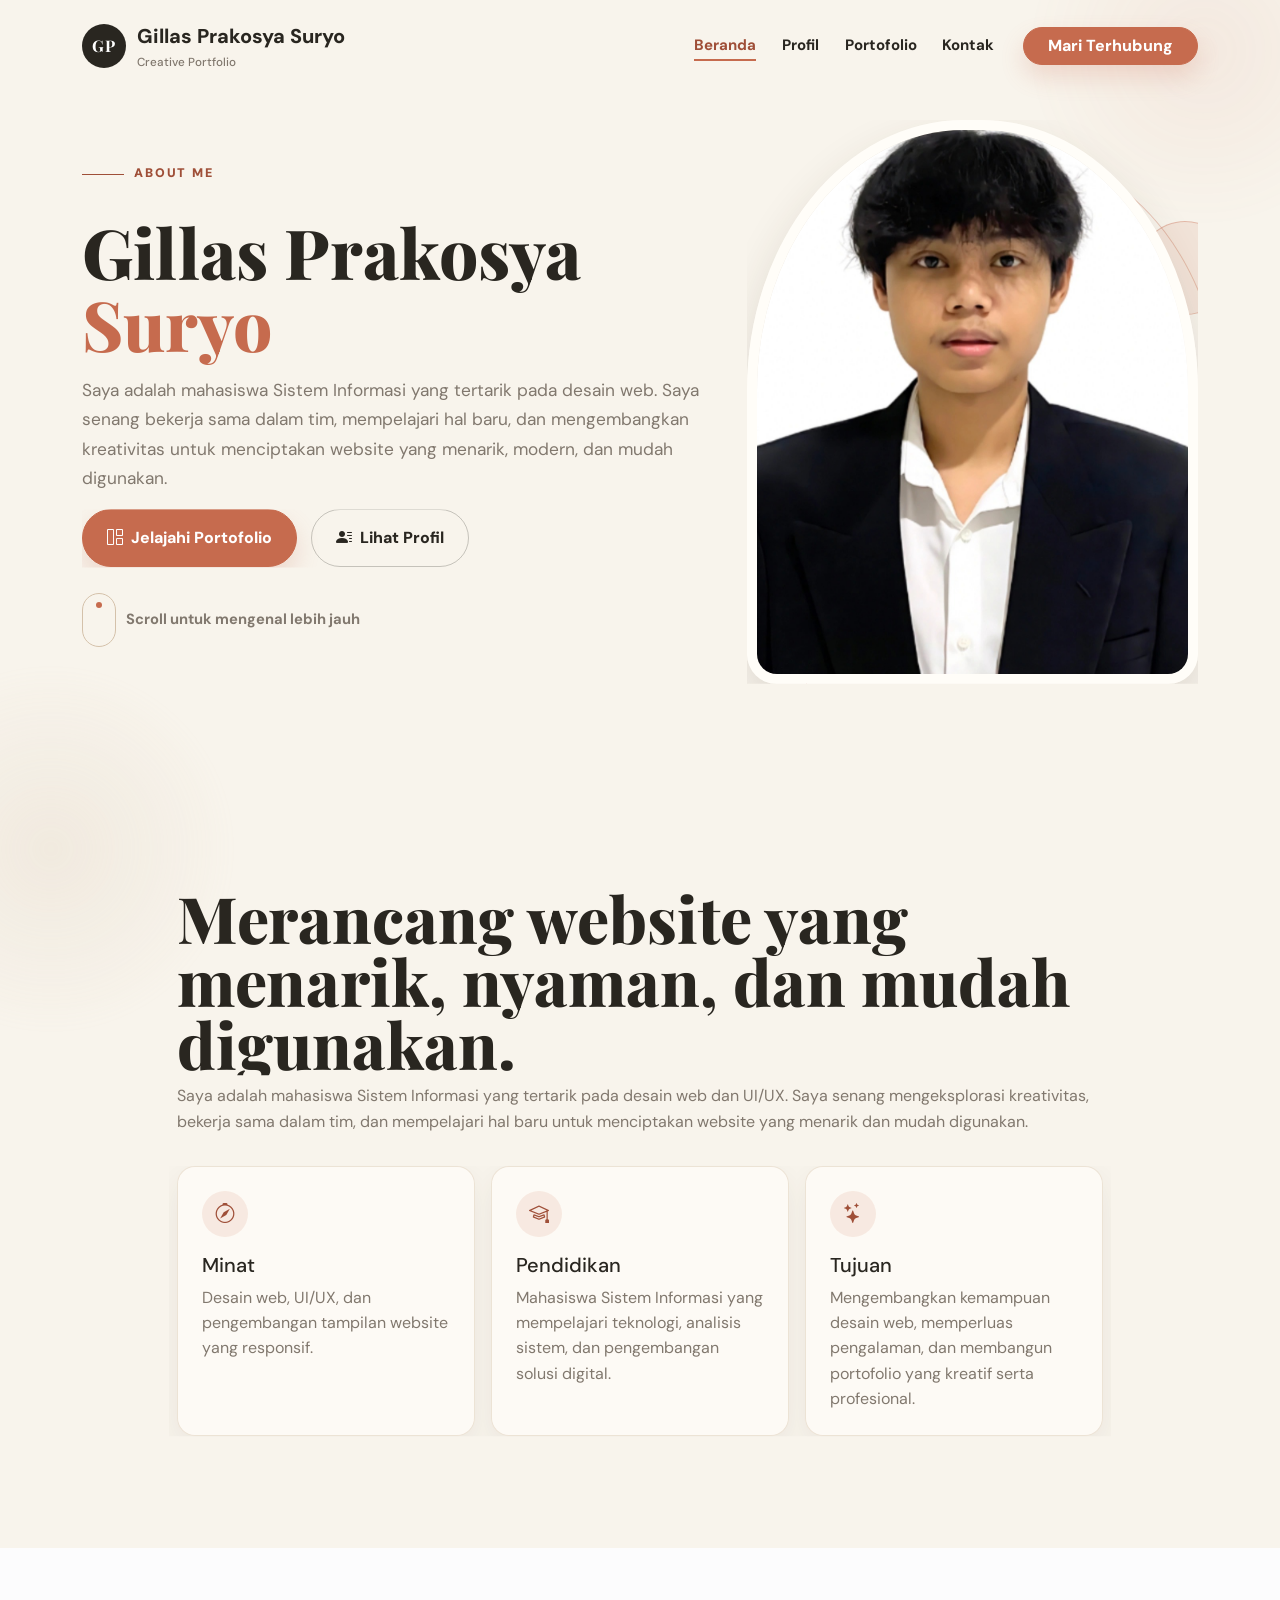
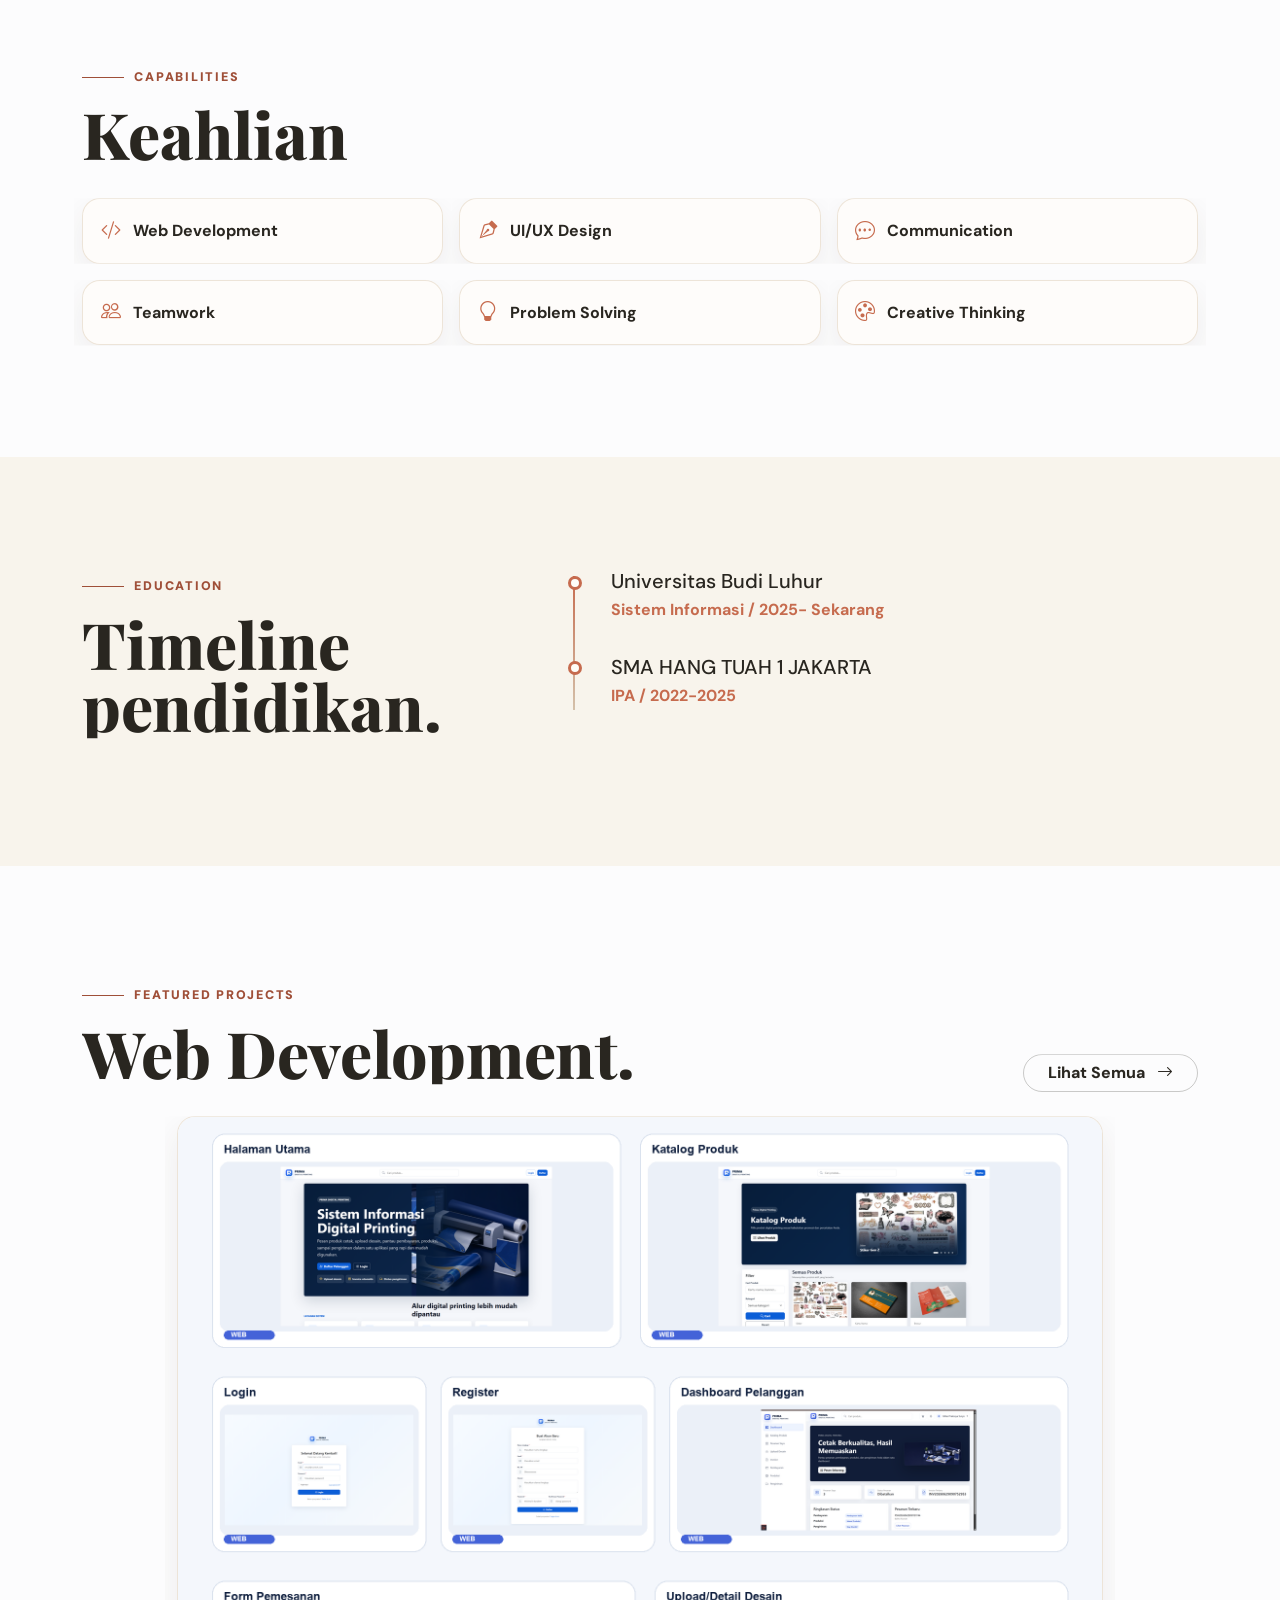
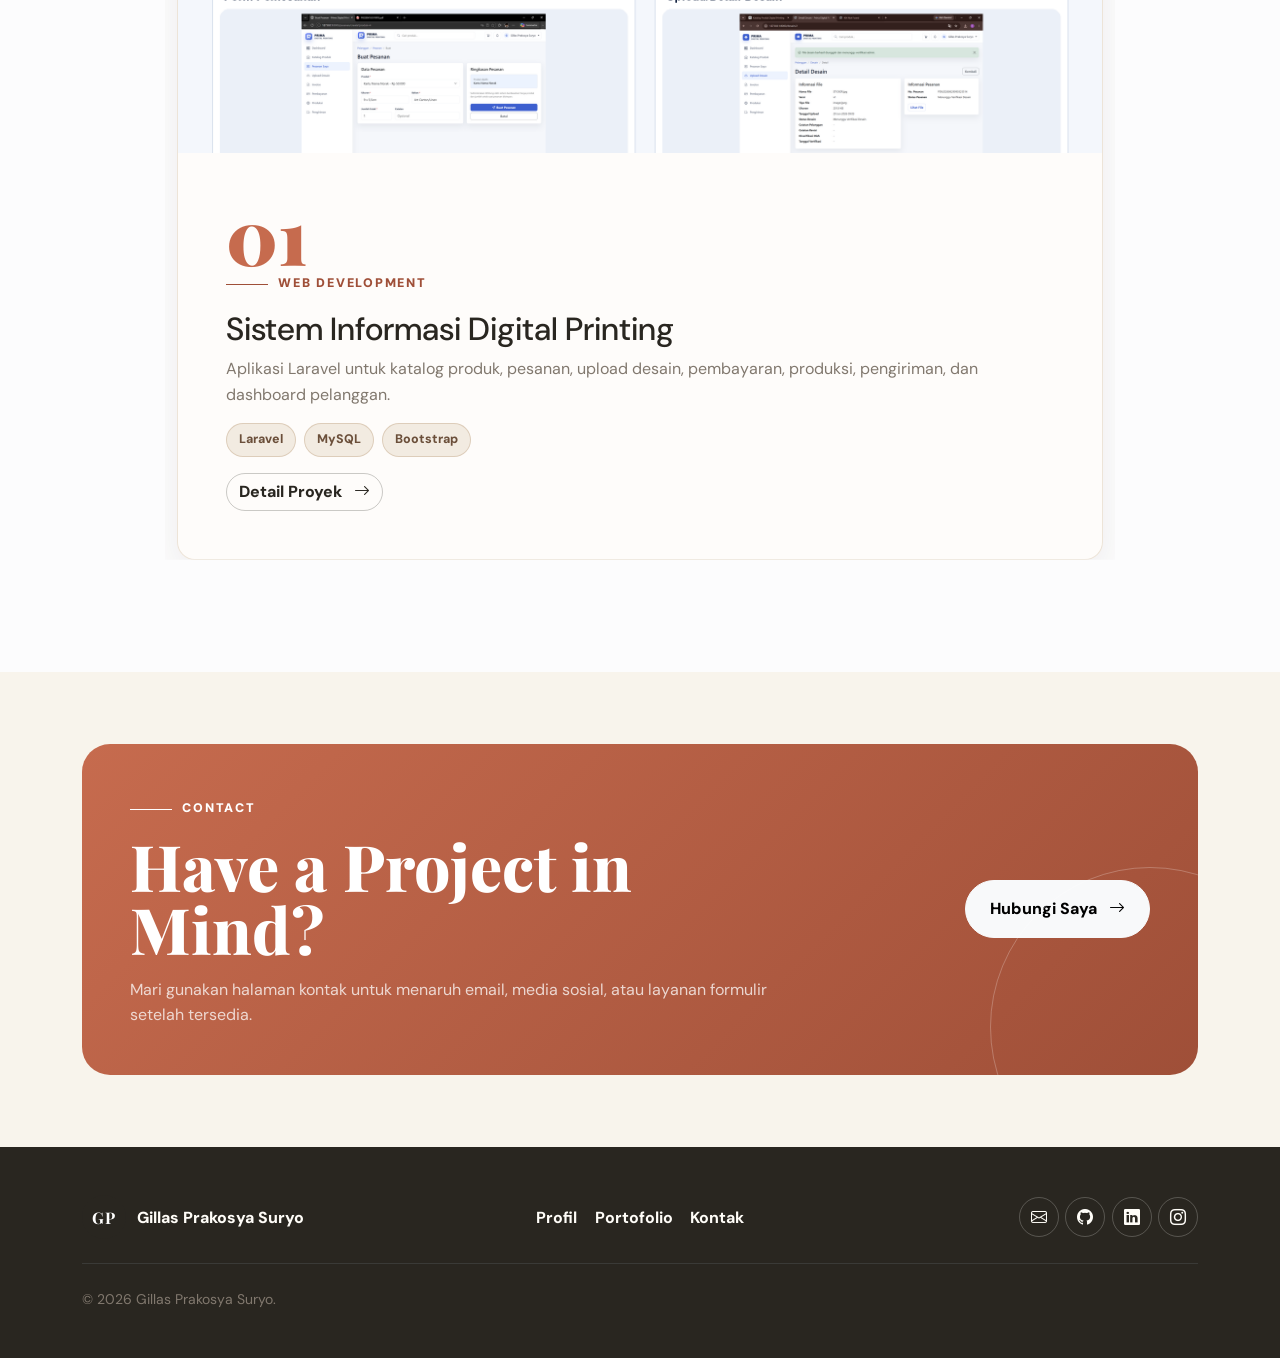
<file: index.html>
<!doctype html>
<html lang="id">
<head>
    <meta charset="utf-8">
    <meta name="viewport" content="width=device-width, initial-scale=1">
    <meta name="description" content="Website CV editorial minimalist untuk portfolio mahasiswa.">
    <title>Beranda | Editorial CV Portfolio</title>
    <link rel="preconnect" href="https://fonts.googleapis.com">
    <link rel="preconnect" href="https://fonts.gstatic.com" crossorigin>
    <link href="https://fonts.googleapis.com/css2?family=DM+Sans:wght@400;500;700;800;900&family=Playfair+Display:wght@600;700;800;900&display=swap" rel="stylesheet">
    <link href="https://cdn.jsdelivr.net/npm/bootstrap@5.3.8/dist/css/bootstrap.min.css" rel="stylesheet">
    <link rel="stylesheet" href="https://cdn.jsdelivr.net/npm/bootstrap-icons@1.13.1/font/bootstrap-icons.min.css">
    <link rel="stylesheet" href="css/style.css">
</head>
<body>
    <div class="site-shell">
        <nav class="navbar navbar-expand-lg fixed-top" aria-label="Navigasi utama">
            <div class="container">
                <a class="navbar-brand d-flex align-items-center" href="index.html">
                    <span class="brand-mark">GP</span>
                    <span>Gillas Prakosya Suryo<span class="brand-subtitle">Creative Portfolio</span></span>
                </a>
                <button class="navbar-toggler" type="button" data-bs-toggle="collapse" data-bs-target="#mainNav" aria-controls="mainNav" aria-expanded="false" aria-label="Buka navigasi">
                    <span class="navbar-toggler-icon"></span>
                </button>
                <div class="collapse navbar-collapse" id="mainNav">
                    <ul class="navbar-nav ms-auto align-items-lg-center">
                        <li class="nav-item"><a class="nav-link active" aria-current="page" href="index.html">Beranda</a></li>
                        <li class="nav-item"><a class="nav-link" href="profile.html">Profil</a></li>
                        <li class="nav-item"><a class="nav-link" href="portfolio.html">Portofolio</a></li>
                        <li class="nav-item"><a class="nav-link" href="contact.html">Kontak</a></li>
                        <li class="nav-item ms-lg-3 mt-3 mt-lg-0"><a class="btn btn-primary-custom px-4" href="contact.html">Mari Terhubung</a></li>
                    </ul>
                </div>
            </div>
        </nav>

        <main>
            <section class="hero">
                <div class="container">
                    <div class="row align-items-center g-4">
                        <div class="col-lg-7">
                            <div class="hero-copy">
                                <p class="eyebrow reveal">About Me</p>
                                <h1 class="display-heading">Gillas Prakosya <span class="text-accent">Suryo</span></h1>
                                <p class="hero-description reveal delay-2">Saya adalah mahasiswa Sistem Informasi yang tertarik pada desain web. Saya senang bekerja sama dalam tim, mempelajari hal baru, dan mengembangkan kreativitas untuk menciptakan website yang menarik, modern, dan mudah digunakan.</p>
                                <div class="hero-actions reveal delay-3">
                                    <a class="btn btn-primary-custom px-4 py-3" href="portfolio.html"><i class="bi bi-grid-1x2 me-2"></i>Jelajahi Portofolio</a>
                                    <a class="btn btn-outline-custom px-4 py-3" href="profile.html"><i class="bi bi-person-lines-fill me-2"></i>Lihat Profil</a>
                                </div>
                                <a class="scroll-cue reveal delay-4" href="#about"><span class="dot"></span><span>Scroll untuk mengenal lebih jauh</span></a>
                            </div>
                        </div>
                        <div class="col-lg-5">
                            <div class="portrait-wrap reveal zoom-in delay-2">
                                <div class="portrait-frame">
                                    <img src="assets/images/profile-placeholder.jpg" alt="Foto profil" width="720" height="920">
                                </div>
                            </div>
                        </div>
                    </div>
                </div>
            </section>

            <section class="section-pad" id="about">
                <div class="container">
                    <div class="row justify-content-center">
                        <div class="col-lg-10">
                            <p class="eyebrow reveal">A Little About Me</p>
                            <h2 class="section-title reveal delay-1">Merancang website yang menarik, nyaman, dan mudah digunakan.</h2>
                            <p class="muted-copy reveal delay-2">Saya adalah mahasiswa Sistem Informasi yang tertarik pada desain web dan UI/UX. Saya senang mengeksplorasi kreativitas, bekerja sama dalam tim, dan mempelajari hal baru untuk menciptakan website yang menarik dan mudah digunakan.</p>
                            <div class="row g-3 mt-3">
                                <div class="col-md-4 reveal" data-stagger="true">
                                    <div class="card-soft p-4 h-100"><span class="icon-chip mb-3"><i class="bi bi-compass"></i></span><h3 class="h5">Minat</h3><p class="mb-0 muted-copy">Desain web, UI/UX, dan pengembangan tampilan website yang responsif.</p></div>
                                </div>
                                <div class="col-md-4 reveal" data-stagger="true">
                                    <div class="card-soft p-4 h-100"><span class="icon-chip mb-3"><i class="bi bi-mortarboard"></i></span><h3 class="h5">Pendidikan</h3><p class="mb-0 muted-copy">Mahasiswa Sistem Informasi yang mempelajari teknologi, analisis sistem, dan pengembangan solusi digital.</p></div>
                                </div>
                                <div class="col-md-4 reveal" data-stagger="true">
                                    <div class="card-soft p-4 h-100"><span class="icon-chip mb-3"><i class="bi bi-stars"></i></span><h3 class="h5">Tujuan</h3><p class="mb-0 muted-copy">Mengembangkan kemampuan desain web, memperluas pengalaman, dan membangun portofolio yang kreatif serta profesional.</p></div>
                                </div>
                            </div>
                        </div>
                    </div>
                </div>
            </section>

            <section class="section-pad bg-light-subtle">
                <div class="container">
                    <div class="row align-items-end mb-4">
                        <div class="col-lg-7">
                            <p class="eyebrow reveal">Capabilities</p>
                            <h2 class="section-title reveal delay-1">Keahlian</h2>
                        </div>
                        <div class="col-lg-5">
                            <p class="muted-copy reveal delay-2"></p>
                        </div>
                    </div>
                    <div class="row g-3">
                        <div class="col-sm-6 col-lg-4 reveal" data-stagger="true"><div class="skill-chip card-soft"><i class="bi bi-code-slash"></i><strong>Web Development</strong></div></div>
                        <div class="col-sm-6 col-lg-4 reveal" data-stagger="true"><div class="skill-chip card-soft"><i class="bi bi-vector-pen"></i><strong>UI/UX Design</strong></div></div>
                        <div class="col-sm-6 col-lg-4 reveal" data-stagger="true"><div class="skill-chip card-soft"><i class="bi bi-chat-dots"></i><strong>Communication</strong></div></div>
                        <div class="col-sm-6 col-lg-4 reveal" data-stagger="true"><div class="skill-chip card-soft"><i class="bi bi-people"></i><strong>Teamwork</strong></div></div>
                        <div class="col-sm-6 col-lg-4 reveal" data-stagger="true"><div class="skill-chip card-soft"><i class="bi bi-lightbulb"></i><strong>Problem Solving</strong></div></div>
                        <div class="col-sm-6 col-lg-4 reveal" data-stagger="true"><div class="skill-chip card-soft"><i class="bi bi-palette"></i><strong>Creative Thinking</strong></div></div>
                    </div>
                </div>
            </section>

            <section class="section-pad">
                <div class="container">
                    <div class="row g-5">
                        <div class="col-lg-5">
                            <p class="eyebrow reveal">Education</p>
                            <h2 class="section-title reveal delay-1">Timeline pendidikan.</h2>
                            <p class="muted-copy reveal delay-2"></p>
                        </div>
                        <div class="col-lg-7">
                            <div class="timeline reveal">
                                <div class="timeline-item"><h3 class="h5 mb-1">Universitas Budi Luhur</h3><p class="mb-1 fw-bold text-accent">Sistem Informasi / 2025- Sekarang</p><p class="muted-copy mb-0"></p></div>
                                <div class="timeline-item"><h3 class="h5 mb-1">SMA HANG TUAH 1 JAKARTA</h3><p class="mb-1 fw-bold text-accent">IPA / 2022-2025</p><p class="muted-copy mb-0"></p></div>
                            </div>
                        </div>
                    </div>
                </div>
            </section>

            <section class="section-pad bg-light-subtle">
                <div class="container">
                    <div class="row align-items-end mb-4">
                        <div class="col-lg-8">
                            <p class="eyebrow reveal">Featured Projects</p>
                            <h2 class="section-title reveal delay-1">Web Development.</h2>
                        </div>
                        <div class="col-lg-4 text-lg-end reveal delay-2">
                            <a class="btn btn-outline-custom px-4" href="portfolio.html">Lihat Semua <i class="bi bi-arrow-right ms-2"></i></a>
                        </div>
                    </div>
                    <div class="row g-4">
                        <div class="col-lg-10 mx-auto reveal slide-left">
                            <article class="project-card">
                                <div class="project-image"><img src="assets/images/digital-printing-mockup.png" alt="Screenshot dokumentasi Sistem Informasi Digital Printing" loading="lazy" width="1900" height="1580"></div>
                                <div class="p-4 p-lg-5">
                                    <div class="project-number">01</div>
                                    <p class="eyebrow">Web Development</p>
                                    <h3 class="h2">Sistem Informasi Digital Printing</h3>
                                    <p class="muted-copy">Aplikasi Laravel untuk katalog produk, pesanan, upload desain, pembayaran, produksi, pengiriman, dan dashboard pelanggan.</p>
                                    <div class="tag-list mb-3"><span>Laravel</span><span>MySQL</span><span>Bootstrap</span></div>
                                    <a class="btn btn-outline-custom" href="portfolio.html">Detail Proyek <i class="bi bi-arrow-right ms-2"></i></a>
                                </div>
                            </article>
                        </div>
                    </div>
                </div>
            </section>

            <section class="section-pad-sm">
                <div class="container">
                    <div class="cta-band p-4 p-lg-5 reveal zoom-in">
                        <div class="row align-items-center g-4">
                            <div class="col-lg-8">
                                <p class="eyebrow text-white">Contact</p>
                                <h2 class="section-title mb-3">Have a Project in Mind?</h2>
                                <p class="mb-0 opacity-75">Mari gunakan halaman kontak untuk menaruh email, media sosial, atau layanan formulir setelah tersedia.</p>
                            </div>
                            <div class="col-lg-4 text-lg-end">
                                <a class="btn btn-light px-4 py-3" href="contact.html">Hubungi Saya <i class="bi bi-arrow-right ms-2"></i></a>
                            </div>
                        </div>
                    </div>
                </div>
            </section>
        </main>

        <footer class="site-footer">
            <div class="container">
                <div class="row align-items-center g-4">
                    <div class="col-lg-4"><a class="navbar-brand d-inline-flex align-items-center" href="index.html"><span class="brand-mark">GP</span><span>Gillas Prakosya Suryo</span></a></div>
                    <div class="col-lg-4 text-lg-center"><a class="footer-link" href="profile.html">Profil</a><a class="footer-link" href="portfolio.html">Portofolio</a><a class="footer-link" href="contact.html">Kontak</a></div>
                    <div class="col-lg-4 text-lg-end"><a class="social-link" href="mailto:gillasprakosya@gmail.com" aria-label="Email Gillas Prakosya Suryo"><i class="bi bi-envelope"></i></a><a class="social-link" href="https://github.com/gillasprakosya-code" target="_blank" rel="noopener noreferrer" aria-label="GitHub Gillas Prakosya Suryo"><i class="bi bi-github"></i></a><a class="social-link" href="https://www.linkedin.com/in/gillas-prakosya-184796443/?isSelfProfile=true" target="_blank" rel="noopener noreferrer" aria-label="LinkedIn Gillas Prakosya Suryo"><i class="bi bi-linkedin"></i></a><a class="social-link" href="https://www.instagram.com/gillasprakosyaa" target="_blank" rel="noopener noreferrer" aria-label="Instagram Gillas Prakosya Suryo"><i class="bi bi-instagram"></i></a></div>
                </div>
                <hr class="border-secondary my-4">
                <p class="mb-0 small">© <span data-current-year></span> Gillas Prakosya Suryo.</p>
            </div>
        </footer>
    </div>

    <script src="https://cdn.jsdelivr.net/npm/bootstrap@5.3.8/dist/js/bootstrap.bundle.min.js"></script>
    <script src="js/script.js"></script>
</body>
</html>
</file>
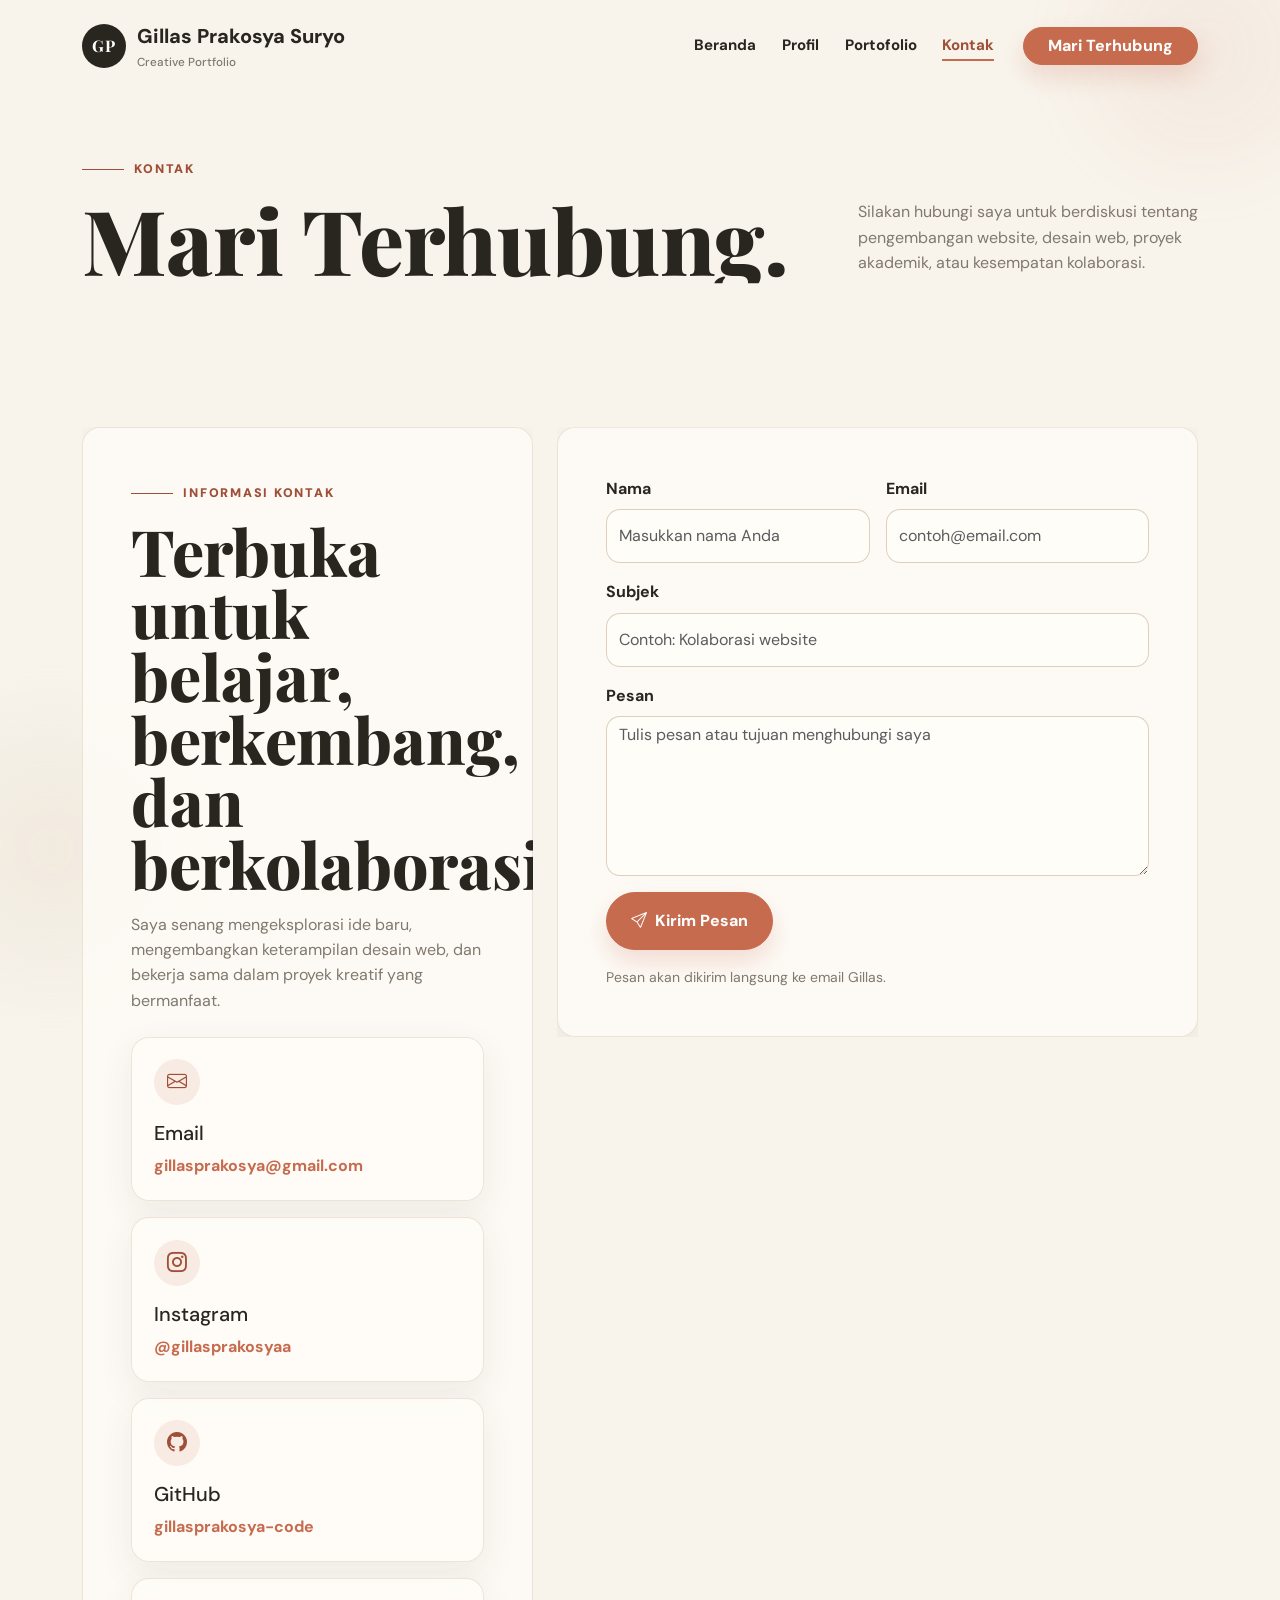
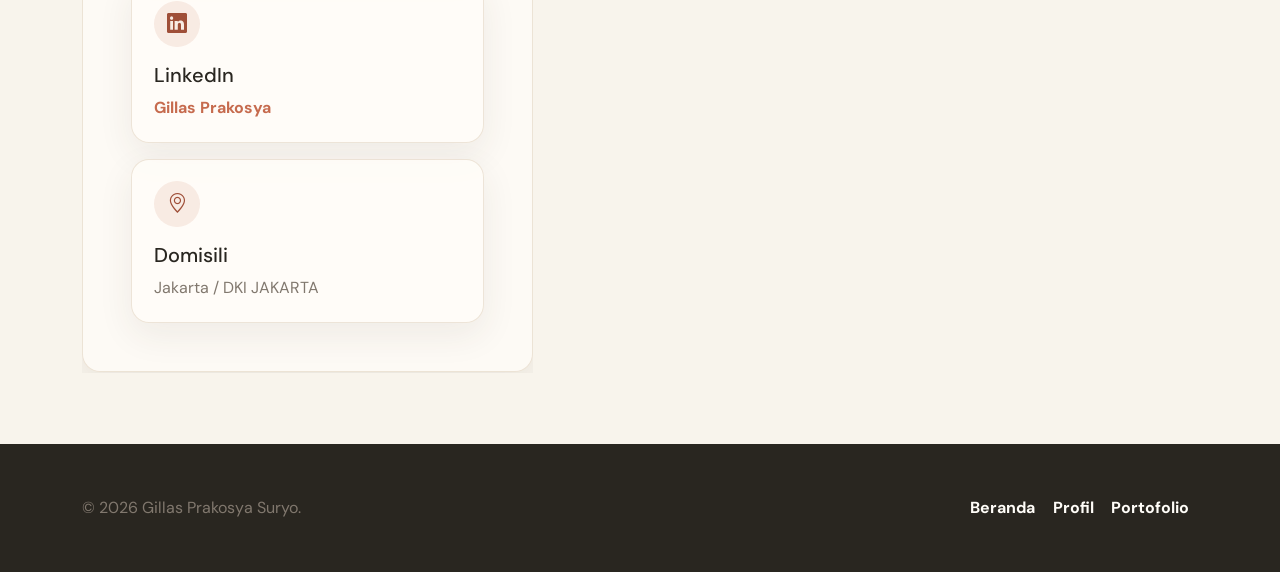
<file: contact.html>
<!doctype html>
<html lang="id">
<head>
    <meta charset="utf-8">
    <meta name="viewport" content="width=device-width, initial-scale=1">
    <meta name="description" content="Halaman kontak portfolio mahasiswa.">
    <title>Kontak | Editorial CV Portfolio</title>
    <link rel="preconnect" href="https://fonts.googleapis.com">
    <link rel="preconnect" href="https://fonts.gstatic.com" crossorigin>
    <link href="https://fonts.googleapis.com/css2?family=DM+Sans:wght@400;500;700;800;900&family=Playfair+Display:wght@600;700;800;900&display=swap" rel="stylesheet">
    <link href="https://cdn.jsdelivr.net/npm/bootstrap@5.3.8/dist/css/bootstrap.min.css" rel="stylesheet">
    <link rel="stylesheet" href="https://cdn.jsdelivr.net/npm/bootstrap-icons@1.13.1/font/bootstrap-icons.min.css">
    <link rel="stylesheet" href="css/style.css">
</head>
<body>
    <div class="site-shell">
        <nav class="navbar navbar-expand-lg fixed-top" aria-label="Navigasi utama">
            <div class="container">
                <a class="navbar-brand d-flex align-items-center" href="index.html"><span class="brand-mark">GP</span><span>Gillas Prakosya Suryo<span class="brand-subtitle">Creative Portfolio</span></span></a>
                <button class="navbar-toggler" type="button" data-bs-toggle="collapse" data-bs-target="#mainNav" aria-controls="mainNav" aria-expanded="false" aria-label="Buka navigasi"><span class="navbar-toggler-icon"></span></button>
                <div class="collapse navbar-collapse" id="mainNav">
                    <ul class="navbar-nav ms-auto align-items-lg-center">
                        <li class="nav-item"><a class="nav-link" href="index.html">Beranda</a></li>
                        <li class="nav-item"><a class="nav-link" href="profile.html">Profil</a></li>
                        <li class="nav-item"><a class="nav-link" href="portfolio.html">Portofolio</a></li>
                        <li class="nav-item"><a class="nav-link active" aria-current="page" href="contact.html">Kontak</a></li>
                        <li class="nav-item ms-lg-3 mt-3 mt-lg-0"><a class="btn btn-primary-custom px-4" href="#contactForm">Mari Terhubung</a></li>
                    </ul>
                </div>
            </div>
        </nav>

        <main>
            <header class="page-hero">
                <div class="container">
                    <div class="row g-5 align-items-end">
                        <div class="col-lg-8">
                            <p class="eyebrow reveal">Kontak</p>
                            <h1 class="page-title reveal delay-1">Mari Terhubung.</h1>
                        </div>
                        <div class="col-lg-4">
                            <p class="muted-copy reveal delay-2">Silakan hubungi saya untuk berdiskusi tentang pengembangan website, desain web, proyek akademik, atau kesempatan kolaborasi.</p>
                        </div>
                    </div>
                </div>
            </header>

            <section class="section-pad-sm">
                <div class="container">
                    <div class="row g-4">
                        <div class="col-lg-5">
                            <div class="info-panel p-4 p-lg-5 h-100 reveal slide-left">
                                <p class="eyebrow">Informasi Kontak</p>
                                <h2 class="section-title mb-3">Terbuka untuk belajar, berkembang, dan berkolaborasi.</h2>
                                <p class="muted-copy mb-4">Saya senang mengeksplorasi ide baru, mengembangkan keterampilan desain web, dan bekerja sama dalam proyek kreatif yang bermanfaat.</p>
                                <div class="vstack gap-3">
                                    <div class="contact-card card-soft"><span class="icon-chip mb-3"><i class="bi bi-envelope"></i></span><h3 class="h5">Email</h3><p class="muted-copy mb-0"><a class="text-accent fw-bold" href="mailto:gillasprakosya@gmail.com">gillasprakosya@gmail.com</a></p></div>
                                    <div class="contact-card card-soft"><span class="icon-chip mb-3"><i class="bi bi-instagram"></i></span><h3 class="h5">Instagram</h3><p class="muted-copy mb-0"><a class="text-accent fw-bold" href="https://www.instagram.com/gillasprakosyaa" target="_blank" rel="noopener noreferrer">@gillasprakosyaa</a></p></div>
                                    <div class="contact-card card-soft"><span class="icon-chip mb-3"><i class="bi bi-github"></i></span><h3 class="h5">GitHub</h3><p class="muted-copy mb-0"><a class="text-accent fw-bold" href="https://github.com/gillasprakosya-code" target="_blank" rel="noopener noreferrer">gillasprakosya-code</a></p></div>
                                    <div class="contact-card card-soft"><span class="icon-chip mb-3"><i class="bi bi-linkedin"></i></span><h3 class="h5">LinkedIn</h3><p class="muted-copy mb-0"><a class="text-accent fw-bold" href="https://www.linkedin.com/in/gillas-prakosya-184796443/?isSelfProfile=true" target="_blank" rel="noopener noreferrer">Gillas Prakosya</a></p></div>
                                    <div class="contact-card card-soft"><span class="icon-chip mb-3"><i class="bi bi-geo-alt"></i></span><h3 class="h5">Domisili</h3><p class="muted-copy mb-0">Jakarta / DKI JAKARTA</p></div>
                                </div>
                            </div>
                        </div>
                        <div class="col-lg-7">
                            <div class="info-panel p-4 p-lg-5 reveal slide-right">
                                <form id="contactForm" data-contact-form action="https://formsubmit.co/gillasprakosya@gmail.com" method="post" novalidate>
                                    <input type="hidden" name="_subject" value="Pesan baru dari website portfolio Gillas Prakosya Suryo">
                                    <input type="hidden" name="_template" value="table">
                                    <input type="hidden" name="_captcha" value="false">
                                    <input type="hidden" name="_next" value="https://gillasprakosya-code.github.io/thanks.html">
                                    <div class="row g-3">
                                        <div class="col-md-6">
                                            <label class="form-label fw-bold" for="name">Nama</label>
                                            <input class="form-control" type="text" id="name" name="name" required placeholder="Masukkan nama Anda">
                                            <div class="invalid-feedback">Nama wajib diisi.</div>
                                        </div>
                                        <div class="col-md-6">
                                            <label class="form-label fw-bold" for="email">Email</label>
                                            <input class="form-control" type="email" id="email" name="email" required placeholder="contoh@email.com">
                                            <div class="invalid-feedback">Gunakan format email yang benar.</div>
                                        </div>
                                        <div class="col-12">
                                            <label class="form-label fw-bold" for="subject">Subjek</label>
                                            <input class="form-control" type="text" id="subject" name="subject" required placeholder="Contoh: Kolaborasi website">
                                            <div class="invalid-feedback">Subjek wajib diisi.</div>
                                        </div>
                                        <div class="col-12">
                                            <label class="form-label fw-bold" for="message">Pesan</label>
                                            <textarea class="form-control" id="message" name="message" required placeholder="Tulis pesan atau tujuan menghubungi saya"></textarea>
                                            <div class="invalid-feedback">Pesan wajib diisi.</div>
                                        </div>
                                        <div class="col-12">
                                            <button class="btn btn-primary-custom px-4 py-3" type="submit"><i class="bi bi-send me-2"></i>Kirim Pesan</button>
                                            <p class="small muted-copy mt-3 mb-0">Pesan akan dikirim langsung ke email Gillas.</p>
                                            <div data-form-status role="status" aria-live="polite"></div>
                                        </div>
                                    </div>
                                </form>
                            </div>
                        </div>
                    </div>
                </div>
            </section>
        </main>

        <footer class="site-footer">
            <div class="container d-lg-flex justify-content-between align-items-center">
                <p class="mb-3 mb-lg-0">© <span data-current-year></span> Gillas Prakosya Suryo.</p>
                <div><a class="footer-link" href="index.html">Beranda</a><a class="footer-link" href="profile.html">Profil</a><a class="footer-link" href="portfolio.html">Portofolio</a></div>
            </div>
        </footer>
    </div>
    <script src="https://cdn.jsdelivr.net/npm/bootstrap@5.3.8/dist/js/bootstrap.bundle.min.js"></script>
    <script src="js/script.js"></script>
</body>
</html>
</file>
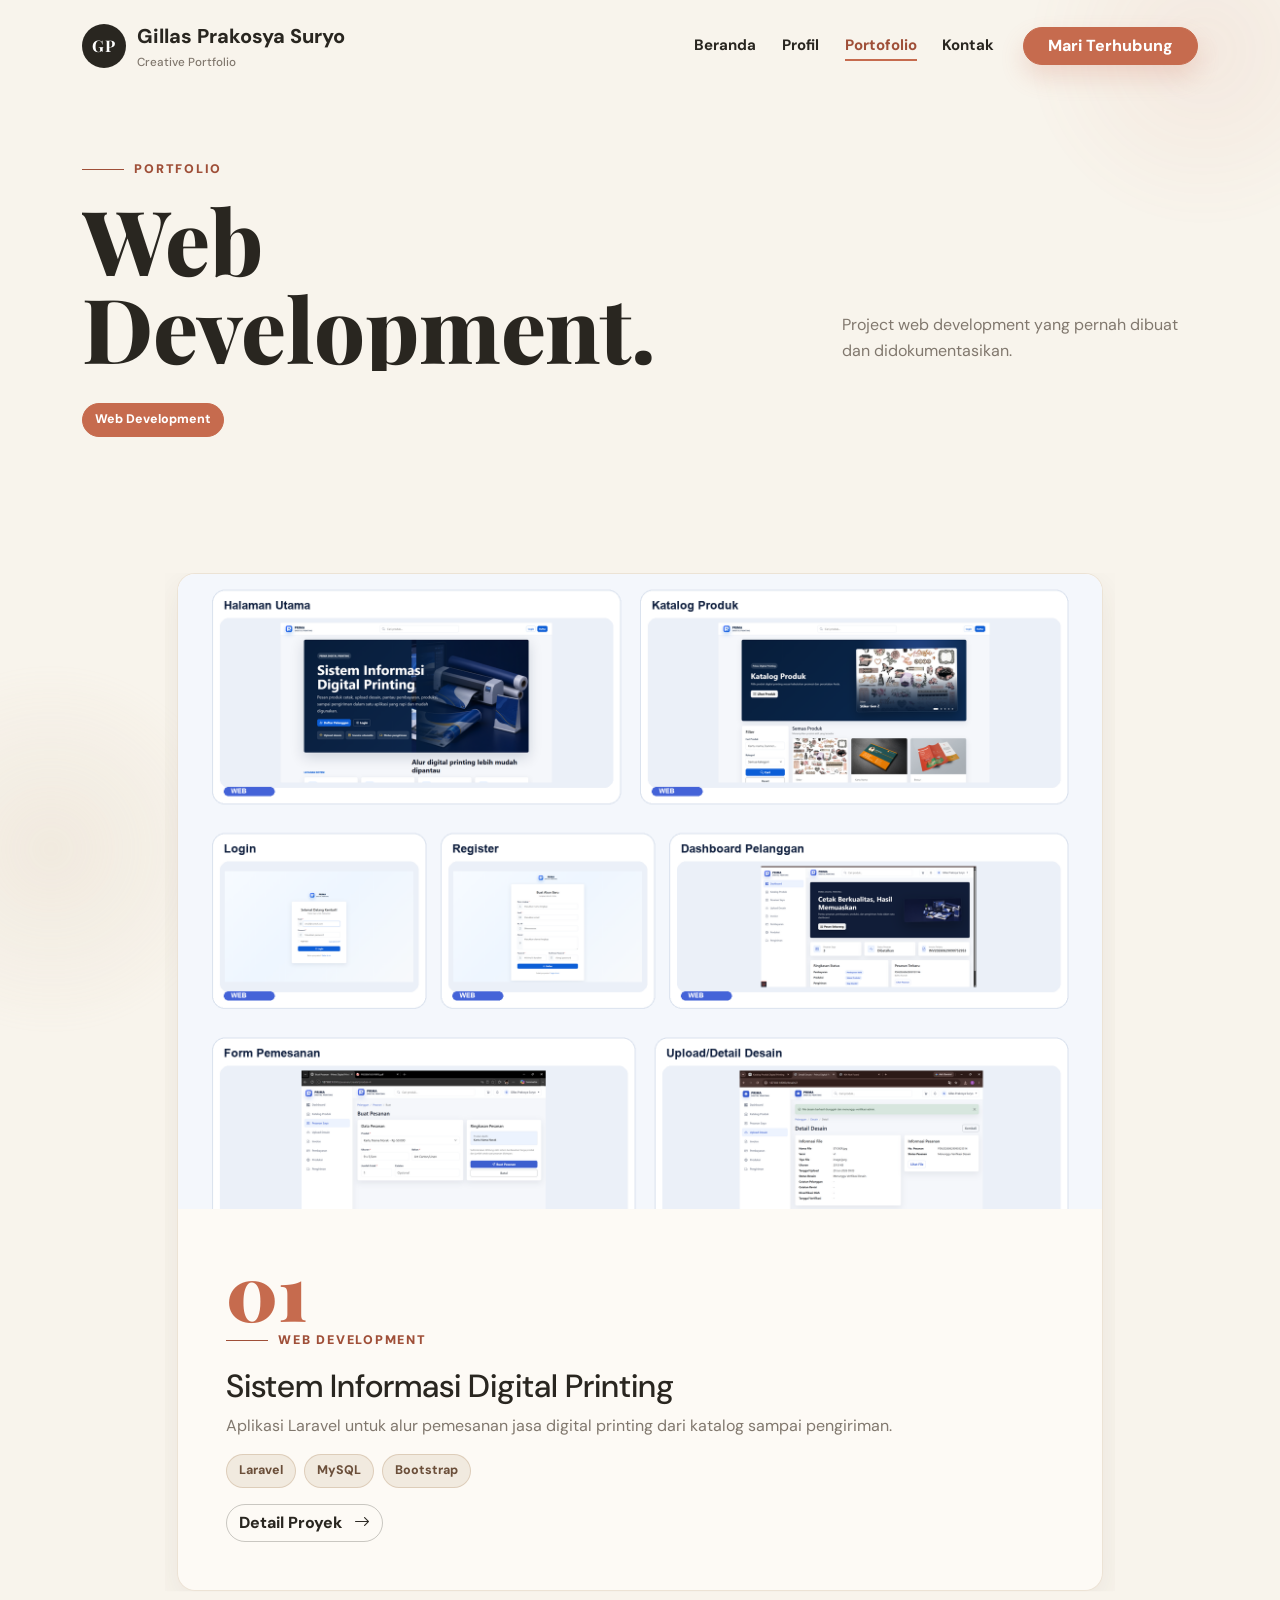
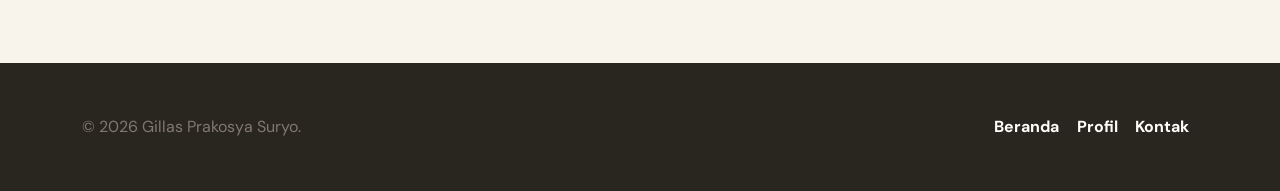
<file: portfolio.html>
<!doctype html>
<html lang="id">
<head>
    <meta charset="utf-8">
    <meta name="viewport" content="width=device-width, initial-scale=1">
    <meta name="description" content="Selected works portfolio mahasiswa.">
    <title>Portofolio | Editorial CV Portfolio</title>
    <link rel="preconnect" href="https://fonts.googleapis.com">
    <link rel="preconnect" href="https://fonts.gstatic.com" crossorigin>
    <link href="https://fonts.googleapis.com/css2?family=DM+Sans:wght@400;500;700;800;900&family=Playfair+Display:wght@600;700;800;900&display=swap" rel="stylesheet">
    <link href="https://cdn.jsdelivr.net/npm/bootstrap@5.3.8/dist/css/bootstrap.min.css" rel="stylesheet">
    <link rel="stylesheet" href="https://cdn.jsdelivr.net/npm/bootstrap-icons@1.13.1/font/bootstrap-icons.min.css">
    <link rel="stylesheet" href="css/style.css">
</head>
<body>
    <div class="site-shell">
        <nav class="navbar navbar-expand-lg fixed-top" aria-label="Navigasi utama">
            <div class="container">
                <a class="navbar-brand d-flex align-items-center" href="index.html"><span class="brand-mark">GP</span><span>Gillas Prakosya Suryo<span class="brand-subtitle">Creative Portfolio</span></span></a>
                <button class="navbar-toggler" type="button" data-bs-toggle="collapse" data-bs-target="#mainNav" aria-controls="mainNav" aria-expanded="false" aria-label="Buka navigasi"><span class="navbar-toggler-icon"></span></button>
                <div class="collapse navbar-collapse" id="mainNav">
                    <ul class="navbar-nav ms-auto align-items-lg-center">
                        <li class="nav-item"><a class="nav-link" href="index.html">Beranda</a></li>
                        <li class="nav-item"><a class="nav-link" href="profile.html">Profil</a></li>
                        <li class="nav-item"><a class="nav-link active" aria-current="page" href="portfolio.html">Portofolio</a></li>
                        <li class="nav-item"><a class="nav-link" href="contact.html">Kontak</a></li>
                        <li class="nav-item ms-lg-3 mt-3 mt-lg-0"><a class="btn btn-primary-custom px-4" href="contact.html">Mari Terhubung</a></li>
                    </ul>
                </div>
            </div>
        </nav>

        <main>
            <header class="page-hero">
                <div class="container">
                    <p class="eyebrow reveal">Portfolio</p>
                    <div class="row g-4 align-items-end">
                        <div class="col-lg-8"><h1 class="page-title reveal delay-1">Web Development.</h1></div>
                        <div class="col-lg-4"><p class="muted-copy reveal delay-2">Project web development yang pernah dibuat dan didokumentasikan.</p></div>
                    </div>
                    <div class="d-flex flex-wrap gap-2 mt-4 reveal delay-3" aria-label="Filter portofolio">
                        <button class="filter-btn active" type="button" data-filter="web">Web Development</button>
                    </div>
                </div>
            </header>

            <section class="section-pad-sm">
                <div class="container">
                    <div class="row g-4">
                        <div class="col-lg-10 mx-auto portfolio-item reveal" data-category="web">
                            <article class="project-card">
                                <div class="project-image"><img src="assets/images/digital-printing-mockup.png" alt="Screenshot dokumentasi Sistem Informasi Digital Printing" width="1900" height="1580"></div>
                                <div class="p-4 p-lg-5">
                                    <div class="project-number">01</div><p class="eyebrow">Web Development</p><h2>Sistem Informasi Digital Printing</h2><p class="muted-copy">Aplikasi Laravel untuk alur pemesanan jasa digital printing dari katalog sampai pengiriman.</p><div class="tag-list mb-3"><span>Laravel</span><span>MySQL</span><span>Bootstrap</span></div>
                                    <button class="btn btn-outline-custom" type="button" data-bs-toggle="modal" data-bs-target="#projectModal" data-project-title="Sistem Informasi Digital Printing" data-project-category="Web Development" data-project-description="Project web app digital printing dengan fitur katalog produk, login/register, dashboard pelanggan, pembuatan pesanan, upload desain, invoice, pembayaran, produksi, dan status pengiriman." data-project-stack="Laravel, PHP, MySQL, Blade, Bootstrap, JavaScript" data-project-image="assets/images/digital-printing-mockup.png">Detail Proyek <i class="bi bi-arrow-right ms-2"></i></button>
                                </div>
                            </article>
                        </div>
                    </div>
                </div>
            </section>
        </main>

        <div class="modal fade" id="projectModal" tabindex="-1" aria-labelledby="projectModalLabel" aria-hidden="true">
            <div class="modal-dialog modal-lg modal-dialog-centered">
                <div class="modal-content border-0 rounded-4">
                    <div class="modal-header"><div><p class="eyebrow mb-2" data-modal-category>Portfolio</p><h2 class="modal-title h3" id="projectModalLabel">Detail Proyek</h2></div><button type="button" class="btn-close" data-bs-dismiss="modal" aria-label="Tutup"></button></div>
                    <div class="modal-body p-4"><img class="rounded-4 mb-4" data-modal-image src="assets/images/digital-printing-mockup.png" alt="Screenshot dokumentasi Sistem Informasi Digital Printing" width="1900" height="1580"><p data-modal-description>Detail proyek.</p><p class="fw-bold mb-0">Teknologi / proses: <span class="text-accent" data-modal-stack>Laravel, PHP, MySQL, Blade, Bootstrap, JavaScript</span></p></div>
                </div>
            </div>
        </div>

        <footer class="site-footer">
            <div class="container d-lg-flex justify-content-between align-items-center">
                <p class="mb-3 mb-lg-0">© <span data-current-year></span> Gillas Prakosya Suryo.</p>
                <div><a class="footer-link" href="index.html">Beranda</a><a class="footer-link" href="profile.html">Profil</a><a class="footer-link" href="contact.html">Kontak</a></div>
            </div>
        </footer>
    </div>
    <script src="https://cdn.jsdelivr.net/npm/bootstrap@5.3.8/dist/js/bootstrap.bundle.min.js"></script>
    <script src="js/script.js"></script>
</body>
</html>
</file>
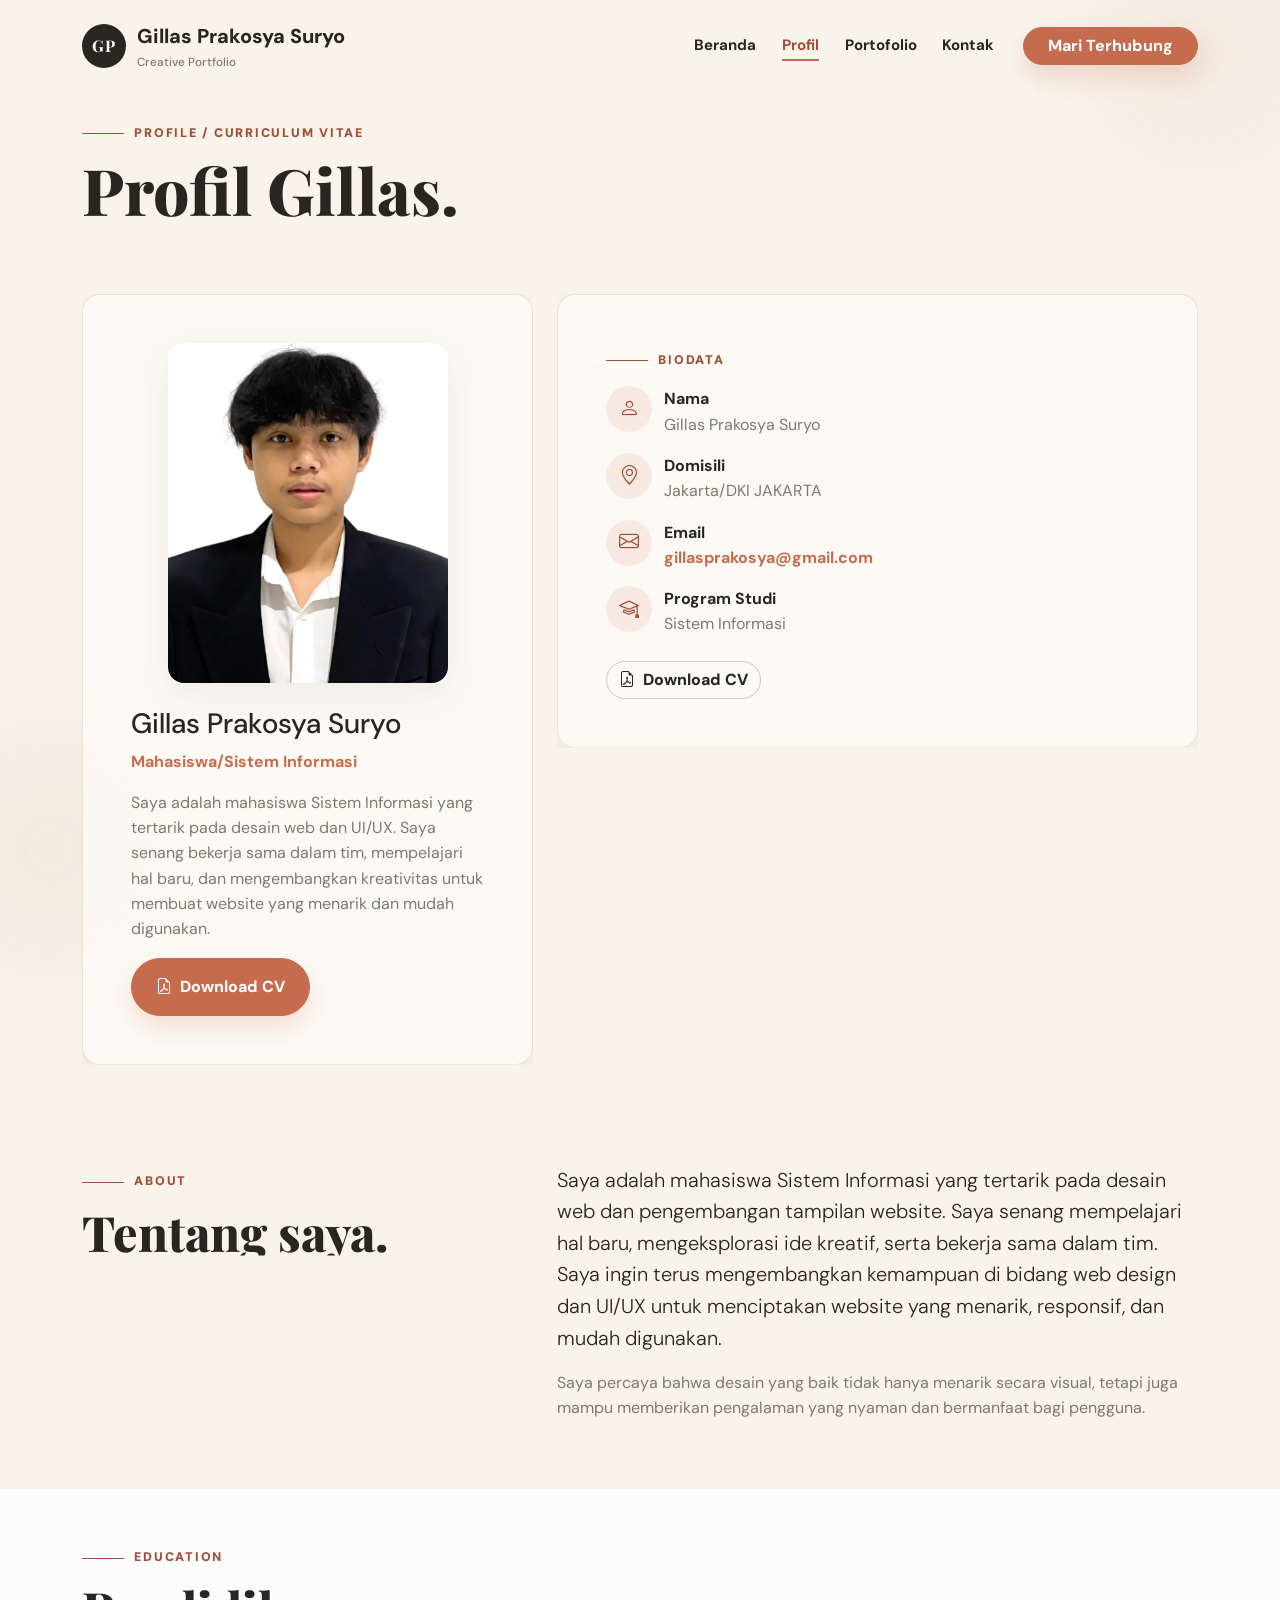
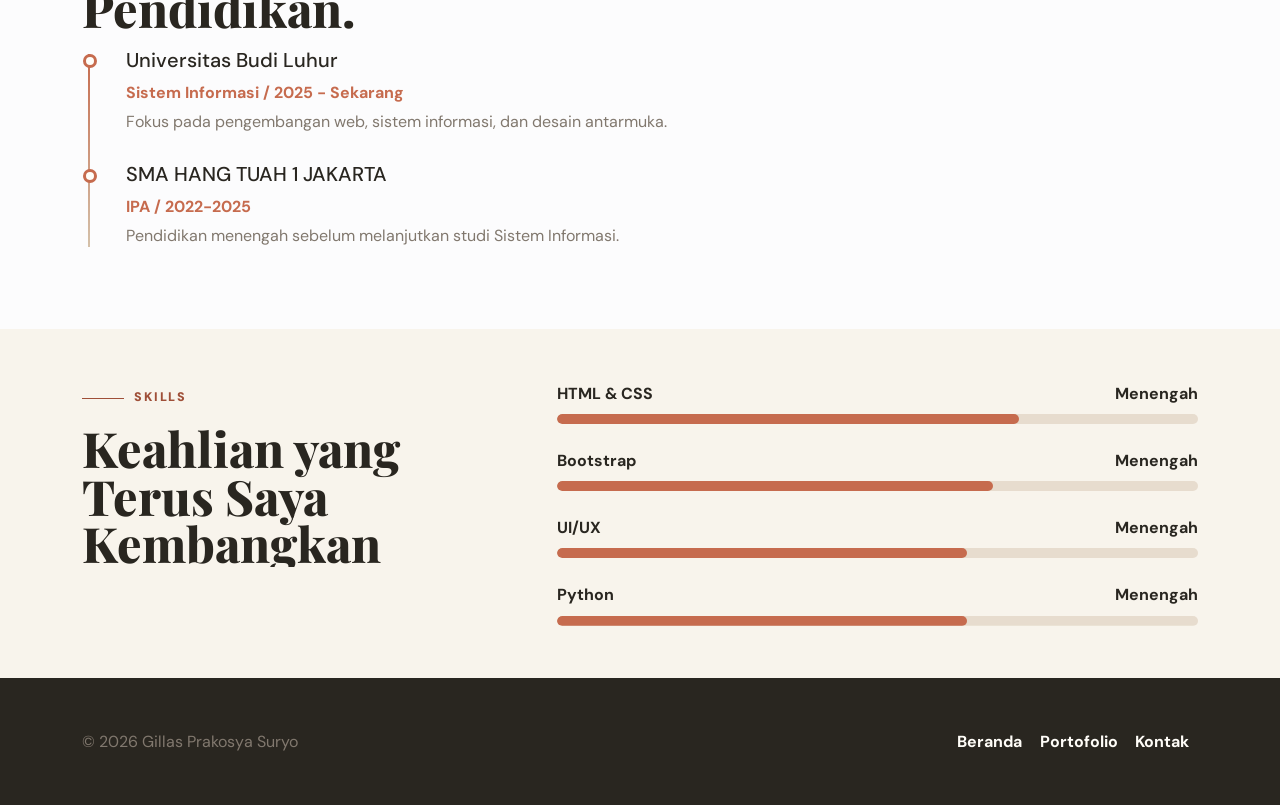
<file: profile.html>
<!doctype html>
<html lang="id">
<head>
    <meta charset="utf-8">
    <meta name="viewport" content="width=device-width, initial-scale=1">
    <meta name="description" content="Profil dan CV lengkap mahasiswa.">
    <title>Profil | Editorial CV Portfolio</title>
    <link rel="preconnect" href="https://fonts.googleapis.com">
    <link rel="preconnect" href="https://fonts.gstatic.com" crossorigin>
    <link href="https://fonts.googleapis.com/css2?family=DM+Sans:wght@400;500;700;800;900&family=Playfair+Display:wght@600;700;800;900&display=swap" rel="stylesheet">
    <link href="https://cdn.jsdelivr.net/npm/bootstrap@5.3.8/dist/css/bootstrap.min.css" rel="stylesheet">
    <link rel="stylesheet" href="https://cdn.jsdelivr.net/npm/bootstrap-icons@1.13.1/font/bootstrap-icons.min.css">
    <link rel="stylesheet" href="css/style.css">
</head>
<body class="profile-page">
    <div class="site-shell">
        <nav class="navbar navbar-expand-lg fixed-top" aria-label="Navigasi utama">
            <div class="container">
                <a class="navbar-brand d-flex align-items-center" href="index.html"><span class="brand-mark">GP</span><span>Gillas Prakosya Suryo<span class="brand-subtitle">Creative Portfolio</span></span></a>
                <button class="navbar-toggler" type="button" data-bs-toggle="collapse" data-bs-target="#mainNav" aria-controls="mainNav" aria-expanded="false" aria-label="Buka navigasi"><span class="navbar-toggler-icon"></span></button>
                <div class="collapse navbar-collapse" id="mainNav">
                    <ul class="navbar-nav ms-auto align-items-lg-center">
                        <li class="nav-item"><a class="nav-link" href="index.html">Beranda</a></li>
                        <li class="nav-item"><a class="nav-link active" aria-current="page" href="profile.html">Profil</a></li>
                        <li class="nav-item"><a class="nav-link" href="portfolio.html">Portofolio</a></li>
                        <li class="nav-item"><a class="nav-link" href="contact.html">Kontak</a></li>
                        <li class="nav-item ms-lg-3 mt-3 mt-lg-0"><a class="btn btn-primary-custom px-4" href="contact.html">Mari Terhubung</a></li>
                    </ul>
                </div>
            </div>
        </nav>

        <main>
            <header class="page-hero">
                <div class="container">
                    <div class="row g-3 align-items-end">
                        <div class="col-lg-8">
                            <p class="eyebrow reveal">Profile / Curriculum Vitae</p>
                            <h1 class="page-title reveal delay-1">Profil Gillas.</h1>
                        </div>
                    </div>
                </div>
            </header>

            <section class="section-pad-sm">
                <div class="container">
                    <div class="row g-4">
                        <div class="col-lg-5">
                            <div class="info-panel p-4 p-lg-5 reveal slide-left">
                                <img class="profile-card-photo rounded-4 mb-4" src="assets/images/profile-placeholder.jpg" alt="Foto profil" width="720" height="920">
                                <h2 class="h3">Gillas Prakosya Suryo</h2>
                                <p class="text-accent fw-bold">Mahasiswa/Sistem Informasi</p>
                                <p class="muted-copy">Saya adalah mahasiswa Sistem Informasi yang tertarik pada desain web dan UI/UX. Saya senang bekerja sama dalam tim, mempelajari hal baru, dan mengembangkan kreativitas untuk membuat website yang menarik dan mudah digunakan.</p>
                                <a class="btn btn-primary-custom px-4 py-3" href="assets/cv.pdf" target="_blank" rel="noopener noreferrer"><i class="bi bi-file-earmark-pdf me-2"></i>Download CV</a>
                            </div>
                        </div>
                        <div class="col-lg-7">
                            <div class="info-panel p-4 p-lg-5 reveal slide-right">
                                <p class="eyebrow">Biodata</p>
                                <div class="biodata-list">
                                    <div class="biodata-item"><span class="icon-chip"><i class="bi bi-person"></i></span><div><strong>Nama</strong><p class="mb-0 muted-copy">Gillas Prakosya Suryo</p></div></div>
                                    <div class="biodata-item"><span class="icon-chip"><i class="bi bi-geo-alt"></i></span><div><strong>Domisili</strong><p class="mb-0 muted-copy">Jakarta/DKI JAKARTA</p></div></div>
                                    <div class="biodata-item"><span class="icon-chip"><i class="bi bi-envelope"></i></span><div><strong>Email</strong><p class="mb-0 muted-copy"><a class="text-accent fw-bold" href="mailto:gillasprakosya@gmail.com">gillasprakosya@gmail.com</a></p></div></div>
                                    <div class="biodata-item"><span class="icon-chip"><i class="bi bi-mortarboard"></i></span><div><strong>Program Studi</strong><p class="mb-0 muted-copy">Sistem Informasi</p></div></div>
                                </div>
                                <a class="btn btn-outline-custom mt-4" href="assets/cv.pdf" target="_blank" rel="noopener noreferrer"><i class="bi bi-file-earmark-pdf me-2"></i>Download CV</a>
                            </div>
                        </div>
                    </div>
                </div>
            </section>

            <section class="section-pad profile-section">
                <div class="container">
                    <div class="row g-4">
                        <div class="col-lg-5">
                            <p class="eyebrow reveal">About</p>
                            <h2 class="section-title reveal delay-1">Tentang saya.</h2>
                        </div>
                        <div class="col-lg-7">
                            <p class="lead reveal delay-2">Saya adalah mahasiswa Sistem Informasi yang tertarik pada desain web dan pengembangan tampilan website. Saya senang mempelajari hal baru, mengeksplorasi ide kreatif, serta bekerja sama dalam tim. Saya ingin terus mengembangkan kemampuan di bidang web design dan UI/UX untuk menciptakan website yang menarik, responsif, dan mudah digunakan.</p>
                            <p class="muted-copy reveal delay-3">Saya percaya bahwa desain yang baik tidak hanya menarik secara visual, tetapi juga mampu memberikan pengalaman yang nyaman dan bermanfaat bagi pengguna.</p>
                        </div>
                    </div>
                </div>
            </section>

            <section class="section-pad bg-light-subtle profile-section">
                <div class="container">
                    <div class="row g-4">
                        <div class="col-lg-12">
                            <p class="eyebrow reveal">Education</p>
                            <h2 class="section-title reveal delay-1">Pendidikan.</h2>
                            <div class="timeline reveal mt-3">
                                <div class="timeline-item"><h3 class="h5">Universitas Budi Luhur</h3><p class="text-accent fw-bold mb-1">Sistem Informasi / 2025 - Sekarang</p><p class="muted-copy mb-0">Fokus pada pengembangan web, sistem informasi, dan desain antarmuka.</p></div>
                                <div class="timeline-item"><h3 class="h5">SMA HANG TUAH 1 JAKARTA</h3><p class="text-accent fw-bold mb-1">IPA / 2022-2025</p><p class="muted-copy mb-0">Pendidikan menengah sebelum melanjutkan studi Sistem Informasi.</p></div>
                            </div>
                        </div>
                    </div>
                </div>
            </section>

            <section class="section-pad profile-section">
                <div class="container">
                    <div class="row g-4">
                        <div class="col-lg-5">
                            <p class="eyebrow reveal">Skills</p>
                            <h2 class="section-title reveal delay-1">Keahlian yang Terus Saya Kembangkan</h2>
                            <p class="muted-copy reveal delay-2"></p>
                        </div>
                        <div class="col-lg-7">
                            <div class="vstack gap-4">
                                <div class="reveal"><div class="d-flex justify-content-between fw-bold mb-2"><span>HTML & CSS</span><span>Menengah</span></div><div class="progress"><div class="progress-bar" data-progress="72"></div></div></div>
                                <div class="reveal"><div class="d-flex justify-content-between fw-bold mb-2"><span>Bootstrap</span><span>Menengah</span></div><div class="progress"><div class="progress-bar" data-progress="68"></div></div></div>
                                <div class="reveal"><div class="d-flex justify-content-between fw-bold mb-2"><span>UI/UX </span><span>Menengah</span></div><div class="progress"><div class="progress-bar" data-progress="64"></div></div></div>
                                <div class="reveal"><div class="d-flex justify-content-between fw-bold mb-2"><span>Python</span><span>Menengah</span></div><div class="progress"><div class="progress-bar" data-progress="64"></div></div></div>
                            </div>
                        </div>
                    </div>
                </div>
            </section>
        </main>

        <footer class="site-footer">
            <div class="container d-lg-flex justify-content-between align-items-center">
                <p class="mb-3 mb-lg-0">© <span data-current-year></span> Gillas Prakosya Suryo</p>
                <div><a class="footer-link" href="index.html">Beranda</a><a class="footer-link" href="portfolio.html">Portofolio</a><a class="footer-link" href="contact.html">Kontak</a></div>
            </div>
        </footer>
    </div>
    <script src="https://cdn.jsdelivr.net/npm/bootstrap@5.3.8/dist/js/bootstrap.bundle.min.js"></script>
    <script src="js/script.js"></script>
</body>
</html>
</file>
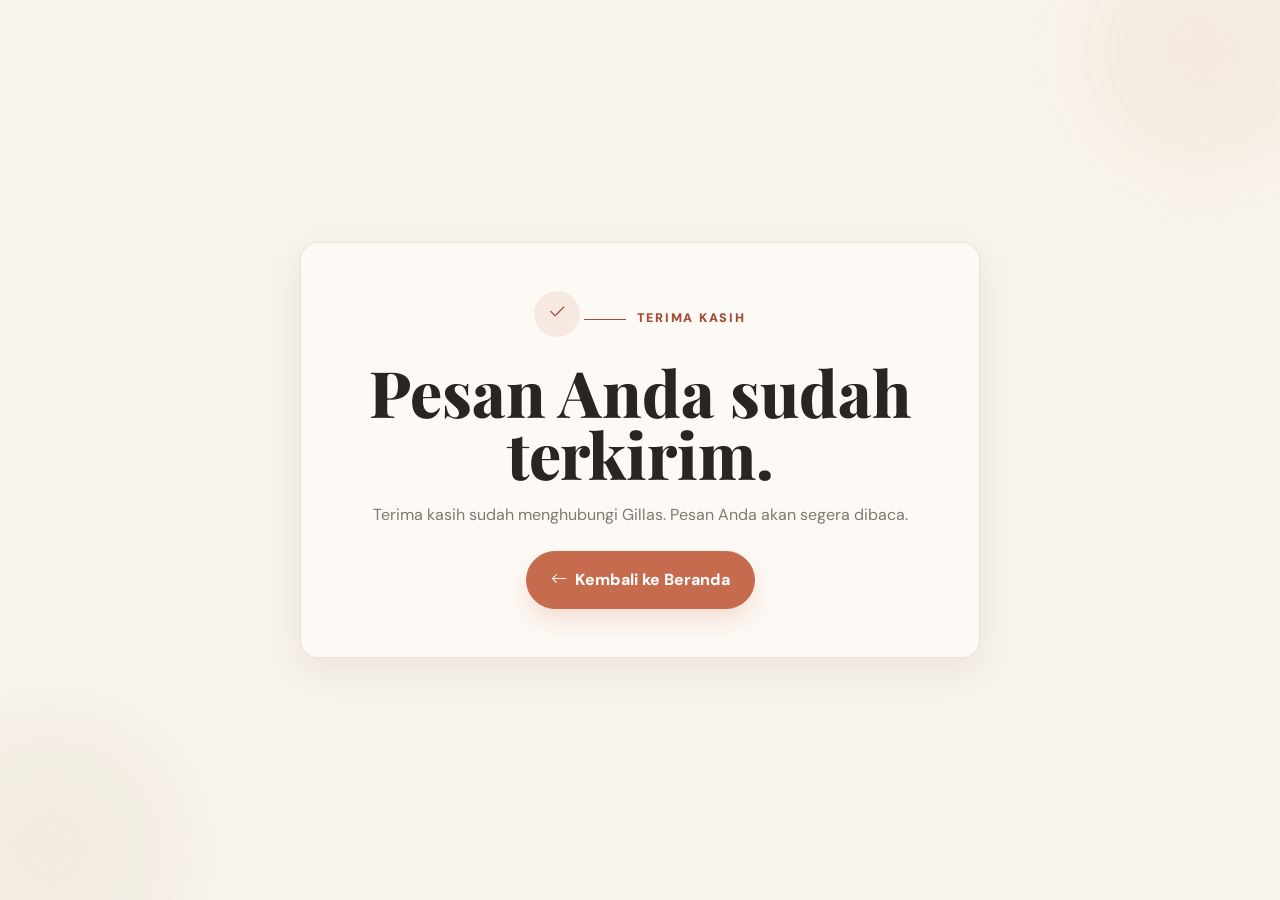
<file: thanks.html>
<!doctype html>
<html lang="id">
<head>
    <meta charset="utf-8">
    <meta name="viewport" content="width=device-width, initial-scale=1">
    <meta name="description" content="Konfirmasi pesan portfolio Gillas Prakosya Suryo.">
    <title>Pesan Terkirim | Gillas Prakosya Suryo</title>
    <link rel="preconnect" href="https://fonts.googleapis.com">
    <link rel="preconnect" href="https://fonts.gstatic.com" crossorigin>
    <link href="https://fonts.googleapis.com/css2?family=DM+Sans:wght@400;500;700;800;900&family=Playfair+Display:wght@600;700;800;900&display=swap" rel="stylesheet">
    <link href="https://cdn.jsdelivr.net/npm/bootstrap@5.3.8/dist/css/bootstrap.min.css" rel="stylesheet">
    <link href="https://cdn.jsdelivr.net/npm/bootstrap-icons@1.13.1/font/bootstrap-icons.min.css" rel="stylesheet">
    <link rel="stylesheet" href="css/style.css">
</head>
<body>
    <main class="site-shell d-flex align-items-center min-vh-100">
        <section class="w-100 py-5">
            <div class="container">
                <div class="info-panel mx-auto p-4 p-md-5 text-center" style="max-width: 680px;">
                    <span class="icon-chip mb-4"><i class="bi bi-check2"></i></span>
                    <p class="eyebrow">Terima Kasih</p>
                    <h1 class="section-title mb-3">Pesan Anda sudah terkirim.</h1>
                    <p class="muted-copy mb-4">Terima kasih sudah menghubungi Gillas. Pesan Anda akan segera dibaca.</p>
                    <a class="btn btn-primary-custom px-4 py-3" href="index.html"><i class="bi bi-arrow-left me-2"></i>Kembali ke Beranda</a>
                </div>
            </div>
        </section>
    </main>
    <script src="js/script.js"></script>
</body>
</html>
</file>
<file: css/style.css>
:root {
    --color-cream: #F8F4EC;
    --color-ivory: #FFFDF8;
    --color-beige: #E8DDCC;
    --color-sand: #D4C1AA;
    --color-terracotta: #C66B4E;
    --color-terracotta-dark: #9F4F38;
    --color-brown: #6B4F3A;
    --color-charcoal: #292620;
    --color-muted: #81786E;
    --color-white: #FFFFFF;
    --font-heading: "Playfair Display", Georgia, serif;
    --font-body: "DM Sans", Arial, sans-serif;
    --radius-card: 18px;
    --radius-large: 28px;
    --shadow-soft: 0 12px 35px rgba(65, 48, 33, 0.08);
    --shadow-hover: 0 20px 45px rgba(65, 48, 33, 0.14);
}

* {
    box-sizing: border-box;
}

html {
    scroll-behavior: smooth;
}

body {
    margin: 0;
    overflow-x: hidden;
    color: var(--color-charcoal);
    background: var(--color-cream);
    font-family: var(--font-body);
    line-height: 1.58;
}

img {
    max-width: 100%;
}

a {
    color: inherit;
    text-decoration: none;
}

::selection {
    color: var(--color-white);
    background: var(--color-terracotta);
}

:focus-visible {
    outline: 3px solid rgba(198, 107, 78, 0.45);
    outline-offset: 4px;
}

.site-shell {
    position: relative;
    min-height: 100vh;
}

.site-shell::before,
.site-shell::after {
    position: fixed;
    z-index: -1;
    width: 32vw;
    height: 32vw;
    min-width: 260px;
    min-height: 260px;
    content: "";
    border-radius: 50%;
    filter: blur(4px);
    opacity: 0.35;
    pointer-events: none;
}

.site-shell::before {
    top: -12vw;
    right: -10vw;
    background: radial-gradient(circle, rgba(198, 107, 78, 0.22), transparent 62%);
}

.site-shell::after {
    bottom: -12vw;
    left: -12vw;
    background: radial-gradient(circle, rgba(212, 193, 170, 0.55), transparent 64%);
}

.navbar {
    padding-block: 1rem;
    transition: background 260ms ease, box-shadow 260ms ease, padding 260ms ease;
}

.navbar.is-scrolled {
    padding-block: 0.72rem;
    background: rgba(255, 253, 248, 0.86);
    box-shadow: var(--shadow-soft);
    backdrop-filter: blur(18px);
}

.brand-mark {
    display: inline-grid;
    width: 44px;
    height: 44px;
    margin-right: 0.7rem;
    color: var(--color-white);
    background: var(--color-charcoal);
    border-radius: 50%;
    font-family: var(--font-heading);
    font-size: 1rem;
    font-weight: 700;
    letter-spacing: 0.04em;
    place-items: center;
}

.navbar-brand {
    color: var(--color-charcoal);
    font-weight: 800;
}

.brand-subtitle {
    display: block;
    color: var(--color-muted);
    font-size: 0.73rem;
    font-weight: 500;
}

.nav-link {
    position: relative;
    margin-inline: 0.3rem;
    color: var(--color-charcoal);
    font-size: 0.94rem;
    font-weight: 700;
}

.nav-link::after {
    position: absolute;
    right: 0.5rem;
    bottom: 0.28rem;
    left: 0.5rem;
    height: 2px;
    content: "";
    background: var(--color-terracotta);
    transform: scaleX(0);
    transform-origin: left;
    transition: transform 260ms ease;
}

.nav-link:hover::after,
.nav-link.active::after {
    transform: scaleX(1);
}

.nav-link.active {
    color: var(--color-terracotta-dark) !important;
}

.btn {
    border-radius: 999px;
    font-weight: 800;
    transition: transform 240ms ease, box-shadow 240ms ease, background 240ms ease, color 240ms ease;
}

.btn:hover {
    transform: translateY(-2px);
}

.btn-primary-custom {
    color: var(--color-white);
    background: var(--color-terracotta);
    border: 1px solid var(--color-terracotta);
    box-shadow: 0 12px 24px rgba(198, 107, 78, 0.2);
}

.btn-primary-custom:hover,
.btn-primary-custom:focus {
    color: var(--color-white);
    background: var(--color-terracotta-dark);
    border-color: var(--color-terracotta-dark);
}

.btn-outline-custom {
    color: var(--color-charcoal);
    background: transparent;
    border: 1px solid rgba(41, 38, 32, 0.24);
}

.btn-outline-custom:hover,
.btn-outline-custom:focus {
    color: var(--color-white);
    background: var(--color-charcoal);
    border-color: var(--color-charcoal);
}

.section-pad {
    padding: 7rem 0;
}

.section-pad-sm {
    padding: 4.5rem 0;
}

.eyebrow {
    display: inline-flex;
    align-items: center;
    gap: 0.65rem;
    color: var(--color-terracotta-dark);
    font-size: 0.78rem;
    font-weight: 900;
    letter-spacing: 0.14em;
    text-transform: uppercase;
}

.eyebrow::before {
    width: 42px;
    height: 1px;
    content: "";
    background: currentColor;
}

.display-heading,
.section-title,
.page-title {
    font-family: var(--font-heading);
    font-weight: 800;
    line-height: 0.98;
}

.display-heading {
    max-width: 720px;
    font-size: clamp(2.6rem, 5.4vw, 5.2rem);
    line-height: 1.04;
}

.page-title {
    font-size: clamp(3.1rem, 7vw, 7rem);
}

.section-title {
    font-size: clamp(2.4rem, 5vw, 4.9rem);
}

.text-accent {
    color: var(--color-terracotta);
}

.muted-copy {
    color: var(--color-muted);
}

.hero {
    min-height: auto;
    padding: 7.5rem 0 3rem;
    display: flex;
    align-items: center;
}

.hero-copy {
    max-width: 720px;
}

.hero-copy > * + * {
    margin-top: 1rem;
}

.hero-description {
    max-width: 620px;
    color: var(--color-muted);
    font-size: 1.08rem;
    line-height: 1.7;
}

.hero-actions {
    display: flex;
    flex-wrap: wrap;
    gap: 0.9rem;
}

.scroll-cue {
    display: inline-flex;
    align-items: center;
    gap: 0.65rem;
    margin-top: 1.6rem;
    color: var(--color-muted);
    font-size: 0.92rem;
    font-weight: 700;
}

.scroll-cue .dot {
    display: inline-grid;
    width: 34px;
    height: 54px;
    border: 1px solid var(--color-sand);
    border-radius: 999px;
    place-items: start center;
    padding-top: 8px;
}

.scroll-cue .dot::before {
    width: 6px;
    height: 6px;
    content: "";
    background: var(--color-terracotta);
    border-radius: 50%;
    animation: scrollDot 1.7s ease-in-out infinite;
}

.portrait-wrap {
    position: relative;
    max-width: 480px;
    margin-inline: auto;
}

.portrait-frame {
    position: relative;
    overflow: hidden;
    aspect-ratio: 4 / 5;
    background: linear-gradient(140deg, var(--color-beige), var(--color-ivory));
    border: 10px solid var(--color-ivory);
    border-radius: 48% 48% 30px 30px;
    box-shadow: var(--shadow-hover);
}

.portrait-frame img {
    width: 100%;
    height: 100%;
    object-fit: cover;
}

.portrait-wrap::before,
.portrait-wrap::after {
    position: absolute;
    z-index: -1;
    content: "";
    border: 1px solid rgba(198, 107, 78, 0.35);
}

.portrait-wrap::before {
    inset: 34px -26px -22px 58px;
    border-radius: 48% 48% 30px 30px;
    animation: floatShape 7s ease-in-out infinite;
}

.portrait-wrap::after {
    top: 18%;
    right: -34px;
    width: 94px;
    height: 94px;
    border-radius: 50%;
    background: rgba(198, 107, 78, 0.12);
    animation: floatShape 8s ease-in-out infinite reverse;
}

.floating-label {
    position: absolute;
    padding: 0.78rem 1rem;
    color: var(--color-charcoal);
    background: rgba(255, 253, 248, 0.88);
    border: 1px solid rgba(212, 193, 170, 0.6);
    border-radius: 999px;
    box-shadow: var(--shadow-soft);
    backdrop-filter: blur(14px);
    font-size: 0.82rem;
    font-weight: 800;
}

.floating-label.one {
    top: 13%;
    left: -30px;
}

.floating-label.two {
    right: -12px;
    bottom: 14%;
}

.editorial-number {
    position: absolute;
    bottom: -34px;
    left: -16px;
    color: transparent;
    -webkit-text-stroke: 1px rgba(41, 38, 32, 0.35);
    font-family: var(--font-heading);
    font-size: clamp(5rem, 10vw, 8rem);
    font-weight: 900;
    line-height: 1;
}

.card-soft,
.project-card,
.info-panel {
    background: rgba(255, 253, 248, 0.74);
    border: 1px solid rgba(212, 193, 170, 0.42);
    border-radius: var(--radius-card);
    box-shadow: var(--shadow-soft);
    transition: transform 280ms ease, box-shadow 280ms ease, border-color 280ms ease;
}

.card-soft:hover,
.project-card:hover,
.info-panel:hover {
    border-color: rgba(198, 107, 78, 0.42);
    box-shadow: var(--shadow-hover);
    transform: translateY(-6px);
}

.icon-chip {
    display: inline-grid;
    width: 46px;
    height: 46px;
    color: var(--color-terracotta-dark);
    background: rgba(198, 107, 78, 0.12);
    border-radius: 50%;
    font-size: 1.25rem;
    place-items: center;
}

.skill-chip {
    display: flex;
    align-items: center;
    gap: 0.75rem;
    height: 100%;
    padding: 1rem 1.1rem;
}

.skill-chip i {
    color: var(--color-terracotta);
    font-size: 1.25rem;
    transition: transform 240ms ease;
}

.skill-chip:hover i {
    transform: rotate(-7deg) scale(1.12);
}

.timeline {
    position: relative;
    padding-left: 1.5rem;
}

.timeline::before {
    position: absolute;
    top: 0.4rem;
    bottom: 0.4rem;
    left: 0.36rem;
    width: 2px;
    content: "";
    background: linear-gradient(var(--color-terracotta), var(--color-sand));
    transform: scaleY(0);
    transform-origin: top;
    transition: transform 900ms ease;
}

.timeline.in-view::before {
    transform: scaleY(1);
}

.timeline-item {
    position: relative;
    margin-bottom: 1.45rem;
    padding: 0 0 0.3rem 1.25rem;
}

.timeline-item::before {
    position: absolute;
    top: 0.4rem;
    left: -1.43rem;
    width: 14px;
    height: 14px;
    content: "";
    background: var(--color-ivory);
    border: 3px solid var(--color-terracotta);
    border-radius: 50%;
    transform: scale(0);
    transition: transform 420ms ease;
}

.timeline.in-view .timeline-item::before {
    transform: scale(1);
}

.project-card {
    position: relative;
    overflow: hidden;
    height: 100%;
}

.project-image {
    overflow: hidden;
    aspect-ratio: 16 / 11;
    background: var(--color-beige);
}

.project-image img {
    width: 100%;
    height: 100%;
    object-fit: cover;
    transition: transform 460ms ease;
}

.project-card:hover .project-image img {
    transform: scale(1.06);
}

.project-number {
    color: var(--color-terracotta);
    font-family: var(--font-heading);
    font-size: clamp(2.8rem, 6vw, 5.6rem);
    font-weight: 900;
    line-height: 0.86;
}

.tag-list {
    display: flex;
    flex-wrap: wrap;
    gap: 0.5rem;
}

.tag-list span,
.filter-btn {
    display: inline-flex;
    align-items: center;
    min-height: 34px;
    padding: 0.35rem 0.75rem;
    color: var(--color-brown);
    background: rgba(232, 221, 204, 0.55);
    border: 1px solid rgba(212, 193, 170, 0.7);
    border-radius: 999px;
    font-size: 0.78rem;
    font-weight: 800;
}

.filter-btn {
    color: var(--color-charcoal);
    cursor: pointer;
}

.filter-btn.active,
.filter-btn:hover {
    color: var(--color-white);
    background: var(--color-terracotta);
    border-color: var(--color-terracotta);
}

.cta-band {
    overflow: hidden;
    position: relative;
    background: linear-gradient(135deg, var(--color-terracotta), var(--color-terracotta-dark));
    border-radius: var(--radius-large);
    color: var(--color-white);
}

.cta-band::after {
    position: absolute;
    right: -7rem;
    bottom: -7rem;
    width: 20rem;
    height: 20rem;
    content: "";
    border: 1px solid rgba(255, 255, 255, 0.24);
    border-radius: 50%;
}

.page-hero {
    padding: 9.5rem 0 4rem;
}

.profile-page .page-hero {
    padding: 7.25rem 0 1.75rem;
}

.profile-page .section-pad-sm {
    padding: 2.25rem 0 3rem;
}

.profile-page .profile-section {
    padding: 3.25rem 0;
}

.profile-page .page-title {
    font-size: clamp(2.6rem, 5vw, 5rem);
}

.profile-page .section-title {
    font-size: clamp(2rem, 3.8vw, 3.4rem);
}

.biodata-list {
    display: grid;
    gap: 1rem;
}

.profile-card-photo {
    display: block;
    width: min(100%, 280px);
    height: 340px;
    margin-inline: auto;
    object-fit: cover;
    object-position: center top;
    box-shadow: var(--shadow-soft);
}

.biodata-item {
    display: grid;
    grid-template-columns: 42px 1fr;
    gap: 1rem;
    align-items: start;
}

.progress {
    height: 10px;
    background: rgba(212, 193, 170, 0.46);
    border-radius: 999px;
}

.progress-bar {
    width: 0;
    background: var(--color-terracotta);
    border-radius: inherit;
    transition: width 1.2s ease;
}

.portfolio-item.is-hidden {
    display: none;
}

#projectModal .modal-dialog {
    max-width: min(920px, calc(100% - 2rem));
}

#projectModal .modal-content {
    max-height: calc(100vh - 2rem);
}

#projectModal .modal-header {
    flex: 0 0 auto;
}

#projectModal .modal-body {
    overflow-y: auto;
}

#projectModal [data-modal-image] {
    display: block;
    width: 100%;
    max-height: 52vh;
    margin-inline: auto;
    object-fit: contain;
    object-position: center top;
    background: #f3f5fa;
}

.form-control,
.form-select {
    min-height: 54px;
    color: var(--color-charcoal);
    background: rgba(255, 253, 248, 0.86);
    border: 1px solid rgba(212, 193, 170, 0.76);
    border-radius: 14px;
}

.form-control:focus,
.form-select:focus {
    border-color: var(--color-terracotta);
    box-shadow: 0 0 0 0.22rem rgba(198, 107, 78, 0.16);
}

textarea.form-control {
    min-height: 160px;
}

.contact-card {
    min-height: 100%;
    padding: 1.35rem;
}

.site-footer {
    padding: 3rem 0;
    color: var(--color-muted);
    background: var(--color-charcoal);
}

.site-footer a,
.site-footer .navbar-brand {
    color: var(--color-ivory);
}

.footer-link {
    display: inline-flex;
    margin: 0.2rem 0.55rem;
    color: var(--color-ivory);
    font-weight: 700;
}

.social-link {
    display: inline-grid;
    width: 40px;
    height: 40px;
    margin-left: 0.4rem;
    color: var(--color-ivory);
    border: 1px solid rgba(255, 253, 248, 0.22);
    border-radius: 50%;
    place-items: center;
    transition: background 240ms ease, transform 240ms ease;
}

.social-link:hover {
    color: var(--color-white);
    background: var(--color-terracotta);
    transform: translateY(-3px);
}

.reveal {
    opacity: 1;
    transform: none;
}

.js .reveal {
    opacity: 0;
    transform: translateY(28px);
    transition: opacity 720ms ease, transform 720ms ease, clip-path 720ms ease;
}

.js .reveal.slide-left {
    transform: translateX(-34px);
}

.js .reveal.slide-right {
    transform: translateX(34px);
}

.js .reveal.zoom-in {
    transform: scale(0.94);
}

.js .reveal.clip-reveal {
    clip-path: inset(0 0 100% 0);
}

.js .reveal.in-view {
    opacity: 1;
    clip-path: inset(0 0 0 0);
    transform: translate(0, 0) scale(1);
}

.delay-1 {
    transition-delay: 100ms !important;
    animation-delay: 100ms !important;
}

.delay-2 {
    transition-delay: 200ms !important;
    animation-delay: 200ms !important;
}

.delay-3 {
    transition-delay: 300ms !important;
    animation-delay: 300ms !important;
}

.delay-4 {
    transition-delay: 400ms !important;
    animation-delay: 400ms !important;
}

@keyframes scrollDot {
    0%, 100% {
        transform: translateY(0);
        opacity: 1;
    }
    50% {
        transform: translateY(22px);
        opacity: 0.35;
    }
}

@keyframes floatShape {
    0%, 100% {
        transform: translate3d(0, 0, 0);
    }
    50% {
        transform: translate3d(8px, -14px, 0);
    }
}

@media (max-width: 991.98px) {
    .navbar {
        padding-block: 0.75rem;
    }

    .navbar .container {
        align-items: center;
    }

    .navbar-collapse {
        padding: 1rem;
        margin-top: 1rem;
        background: rgba(255, 253, 248, 0.94);
        border: 1px solid rgba(212, 193, 170, 0.5);
        border-radius: var(--radius-card);
        box-shadow: var(--shadow-soft);
    }

    .hero {
        min-height: auto;
        padding-top: 7rem;
        padding-bottom: 3.5rem;
    }

    .section-pad {
        padding: 5rem 0;
    }

    .portrait-wrap {
        margin-top: 2rem;
    }

    .page-hero {
        padding: 7.5rem 0 3.5rem;
    }

    .profile-page .page-hero {
        padding-top: 7rem;
    }

    .profile-page .profile-section {
        padding: 2.75rem 0;
    }

    .site-footer {
        padding: 2.5rem 0;
        text-align: center;
    }

    .footer-link:first-child {
        margin-left: 0;
    }
}

@media (max-width: 767.98px) {
    .brand-mark {
        width: 40px;
        height: 40px;
        margin-right: 0.55rem;
        font-size: 0.92rem;
    }

    .navbar-brand {
        max-width: calc(100% - 64px);
        font-size: 0.9rem;
        line-height: 1.2;
    }

    .brand-subtitle {
        margin-top: 0.2rem;
        font-size: 0.68rem;
    }

    .navbar-toggler {
        flex: 0 0 auto;
    }

    .navbar-nav {
        align-items: stretch !important;
    }

    .nav-link {
        padding: 0.7rem 0.5rem;
    }

    .nav-link::after {
        right: auto;
        bottom: 0.35rem;
        left: 0.5rem;
        width: 38px;
    }

    .navbar-collapse .btn {
        display: flex;
        justify-content: center;
        width: 100%;
    }

    .display-heading {
        font-size: clamp(2.35rem, 10vw, 3.7rem);
    }

    .page-title {
        font-size: clamp(2.5rem, 12vw, 4.4rem);
    }

    .section-title {
        font-size: clamp(2rem, 9vw, 3.25rem);
    }

    .hero-description {
        font-size: 1rem;
        line-height: 1.65;
    }

    .section-pad {
        padding: 4.5rem 0;
    }

    .section-pad-sm {
        padding: 3.5rem 0;
    }

    .profile-card-photo {
        width: min(100%, 260px);
        height: 315px;
    }

    .contact-card {
        padding: 1.1rem;
    }

    .modal-body,
    .modal-header {
        padding: 1.25rem !important;
    }

    #projectModal .modal-dialog {
        max-width: calc(100% - 1.25rem);
        margin: 0.625rem auto;
    }

    #projectModal .modal-content {
        max-height: calc(100vh - 1.25rem);
    }

    #projectModal [data-modal-image] {
        max-height: 42vh;
    }
}

@media (max-width: 575.98px) {
    body {
        line-height: 1.65;
    }

    .hero,
    .page-hero {
        padding-top: 6.5rem;
    }

    .hero {
        padding-bottom: 2.5rem;
    }

    .page-hero {
        padding-bottom: 2.75rem;
    }

    .profile-page .page-hero {
        padding-top: 6.5rem;
        padding-bottom: 1.5rem;
    }

    .eyebrow {
        gap: 0.5rem;
        font-size: 0.7rem;
    }

    .eyebrow::before {
        width: 30px;
    }

    .hero-actions,
    .hero-actions .btn {
        width: 100%;
    }

    .hero-actions .btn {
        justify-content: center;
        min-height: 52px;
    }

    .floating-label,
    .editorial-number {
        display: none;
    }

    .portrait-frame {
        border-radius: 38% 38% 24px 24px;
    }

    .section-pad {
        padding: 4rem 0;
    }

    .section-pad-sm {
        padding: 3rem 0;
    }

    .profile-page .section-pad-sm,
    .profile-page .profile-section {
        padding: 2.5rem 0;
    }

    .profile-card-photo {
        width: min(100%, 230px);
        height: 280px;
    }

    .biodata-item {
        grid-template-columns: 38px 1fr;
        gap: 0.75rem;
    }

    .icon-chip {
        width: 42px;
        height: 42px;
        font-size: 1.1rem;
    }

    .project-card .p-4,
    .project-card .p-lg-5 {
        padding: 1.25rem !important;
    }

    .project-number {
        font-size: 3.4rem;
    }

    .form-control,
    .form-select {
        min-height: 50px;
        font-size: 1rem;
    }

    textarea.form-control {
        min-height: 140px;
    }

    .site-footer {
        padding: 2rem 0;
    }

    .footer-link {
        margin: 0.35rem 0.3rem;
    }

    .cta-band {
        border-radius: 22px;
    }
}

@media (prefers-reduced-motion: reduce) {
    *,
    *::before,
    *::after {
        scroll-behavior: auto !important;
        animation-duration: 0.01ms !important;
        animation-iteration-count: 1 !important;
        transition-duration: 0.01ms !important;
    }

    .js .reveal {
        opacity: 1;
        clip-path: none;
        transform: none;
    }
}
</file>
